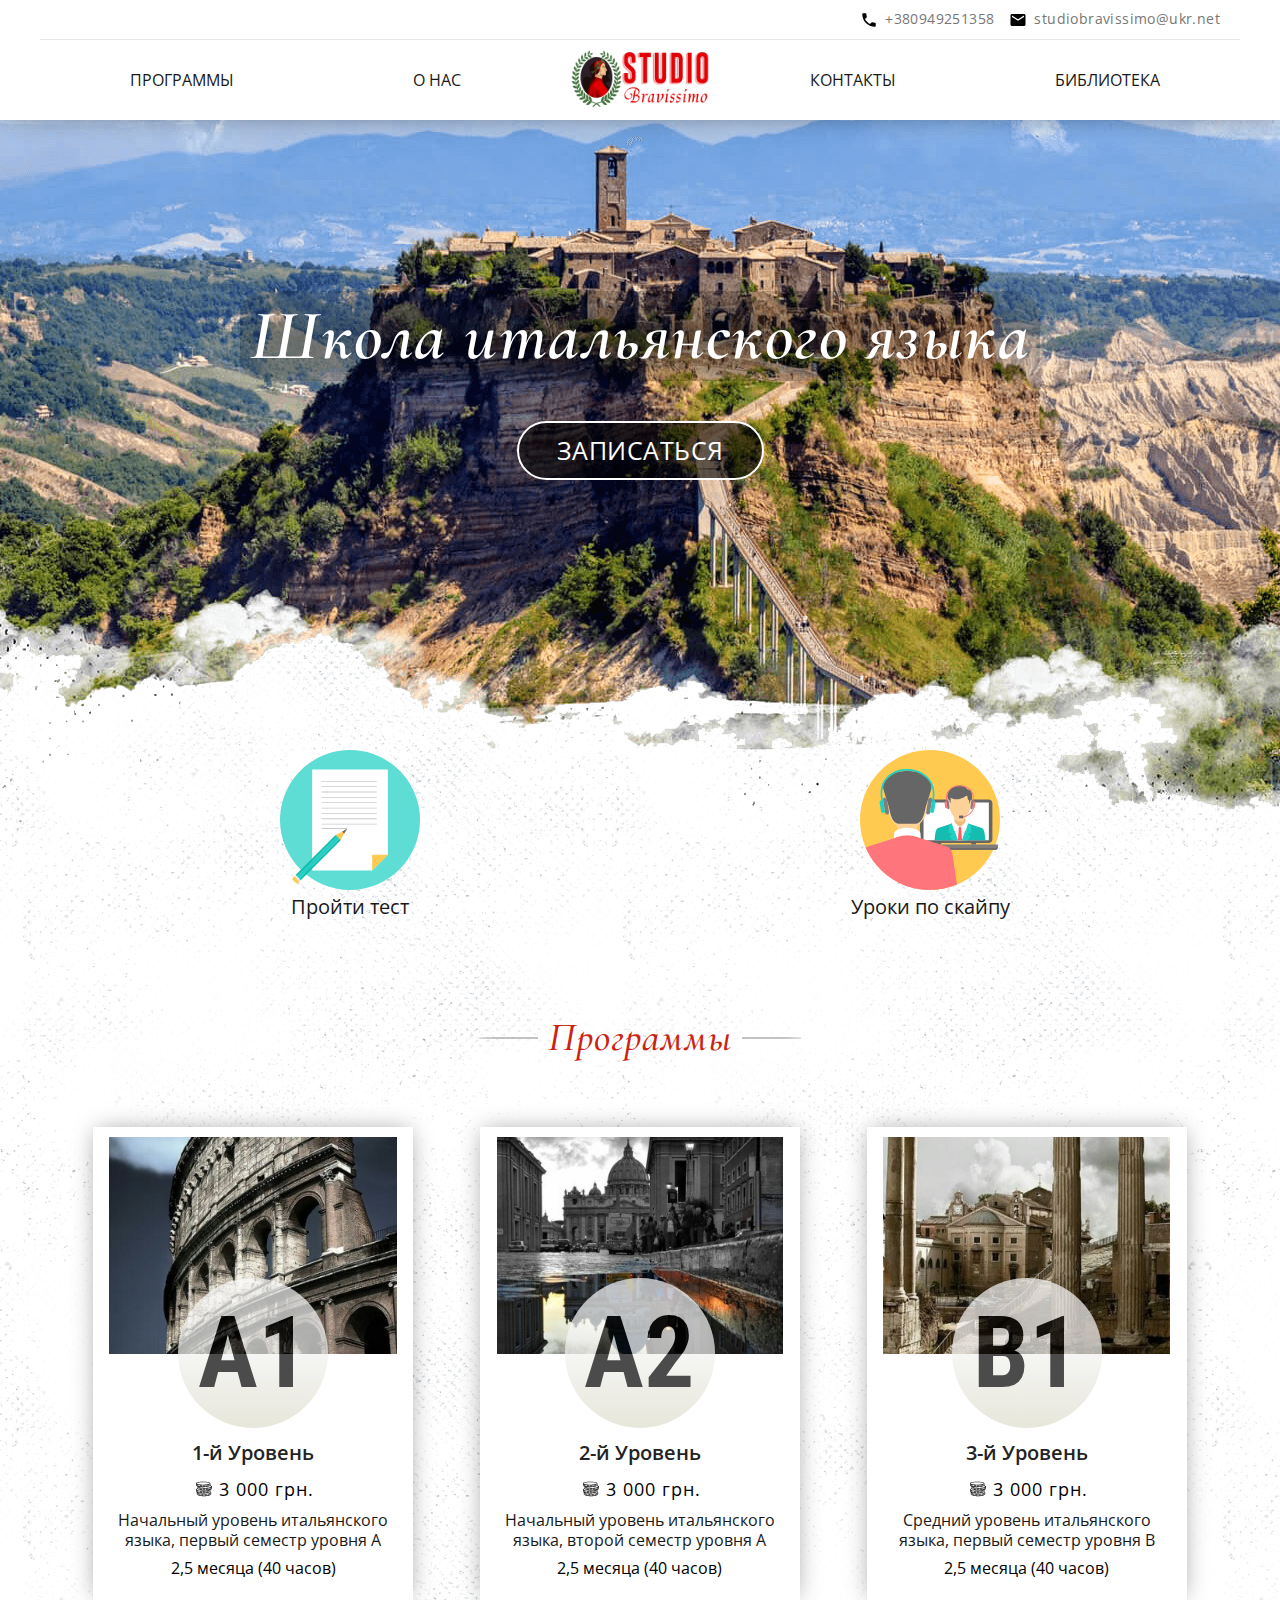
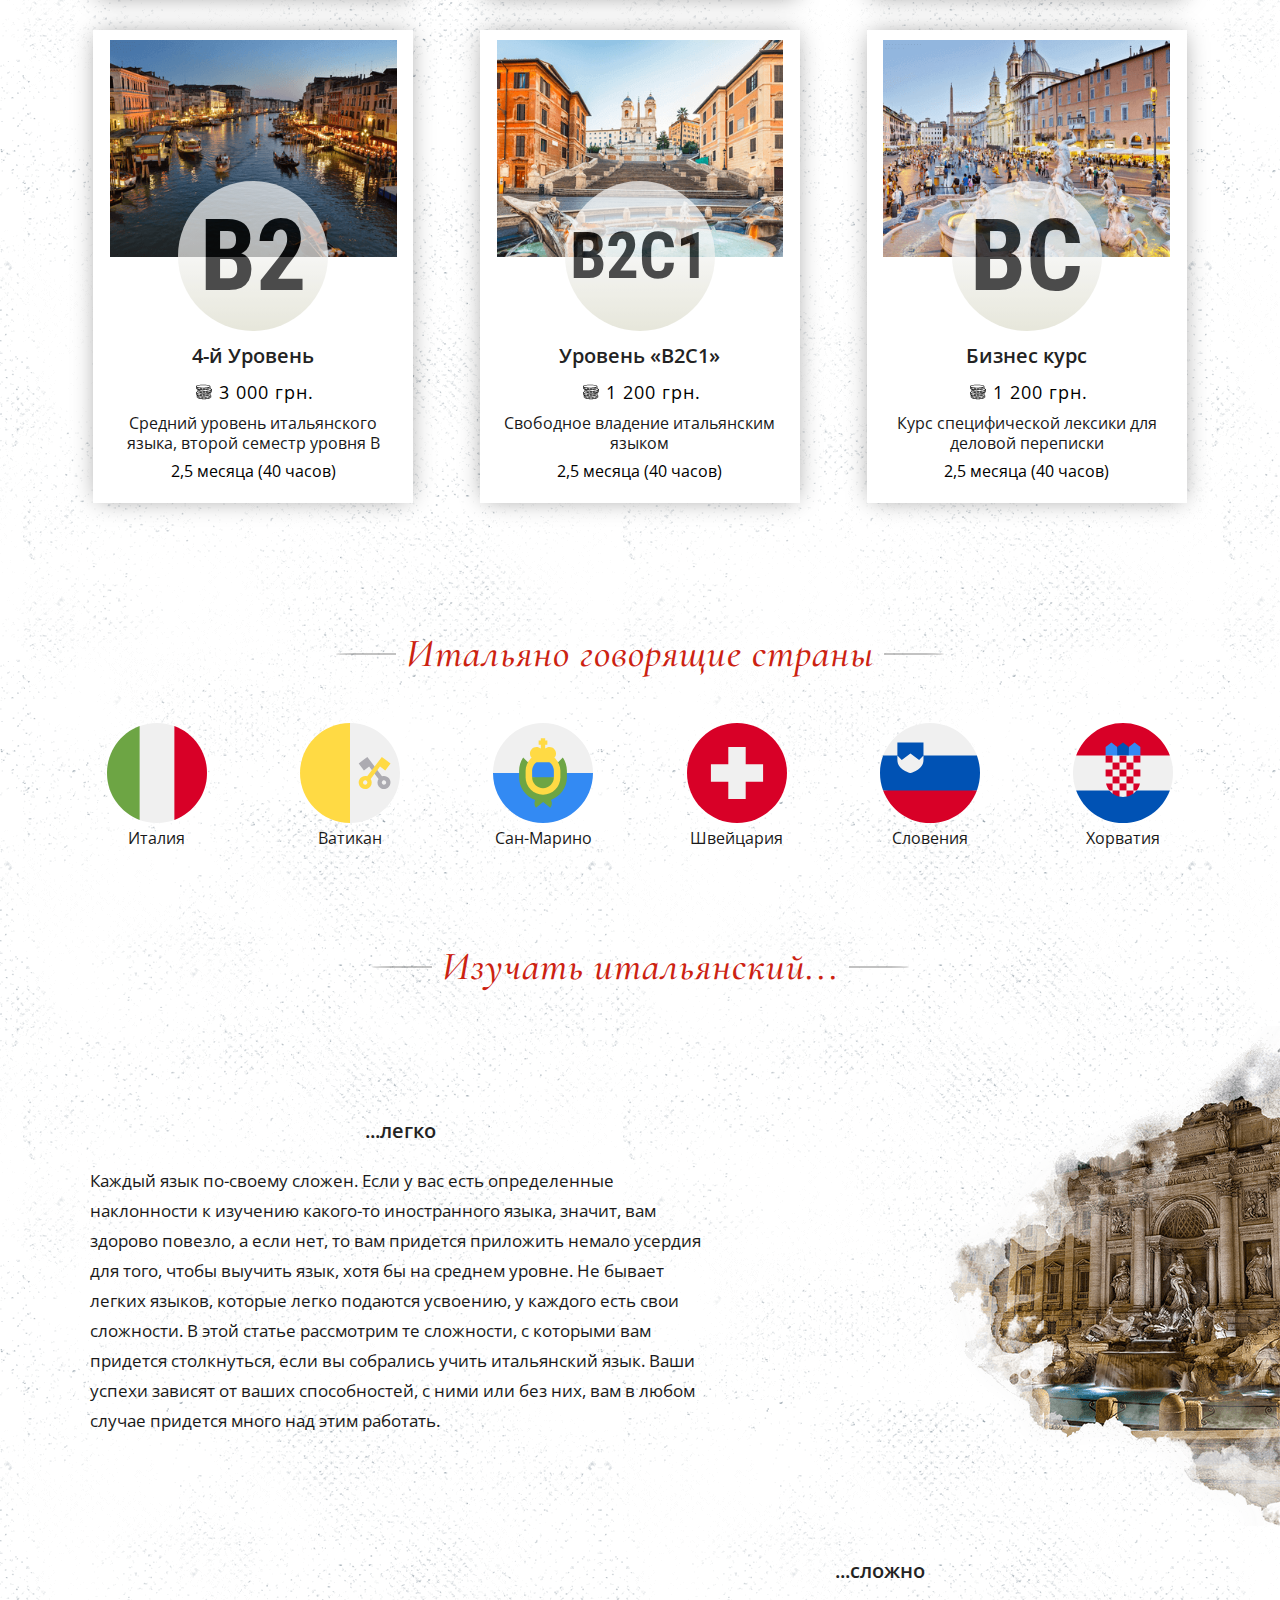
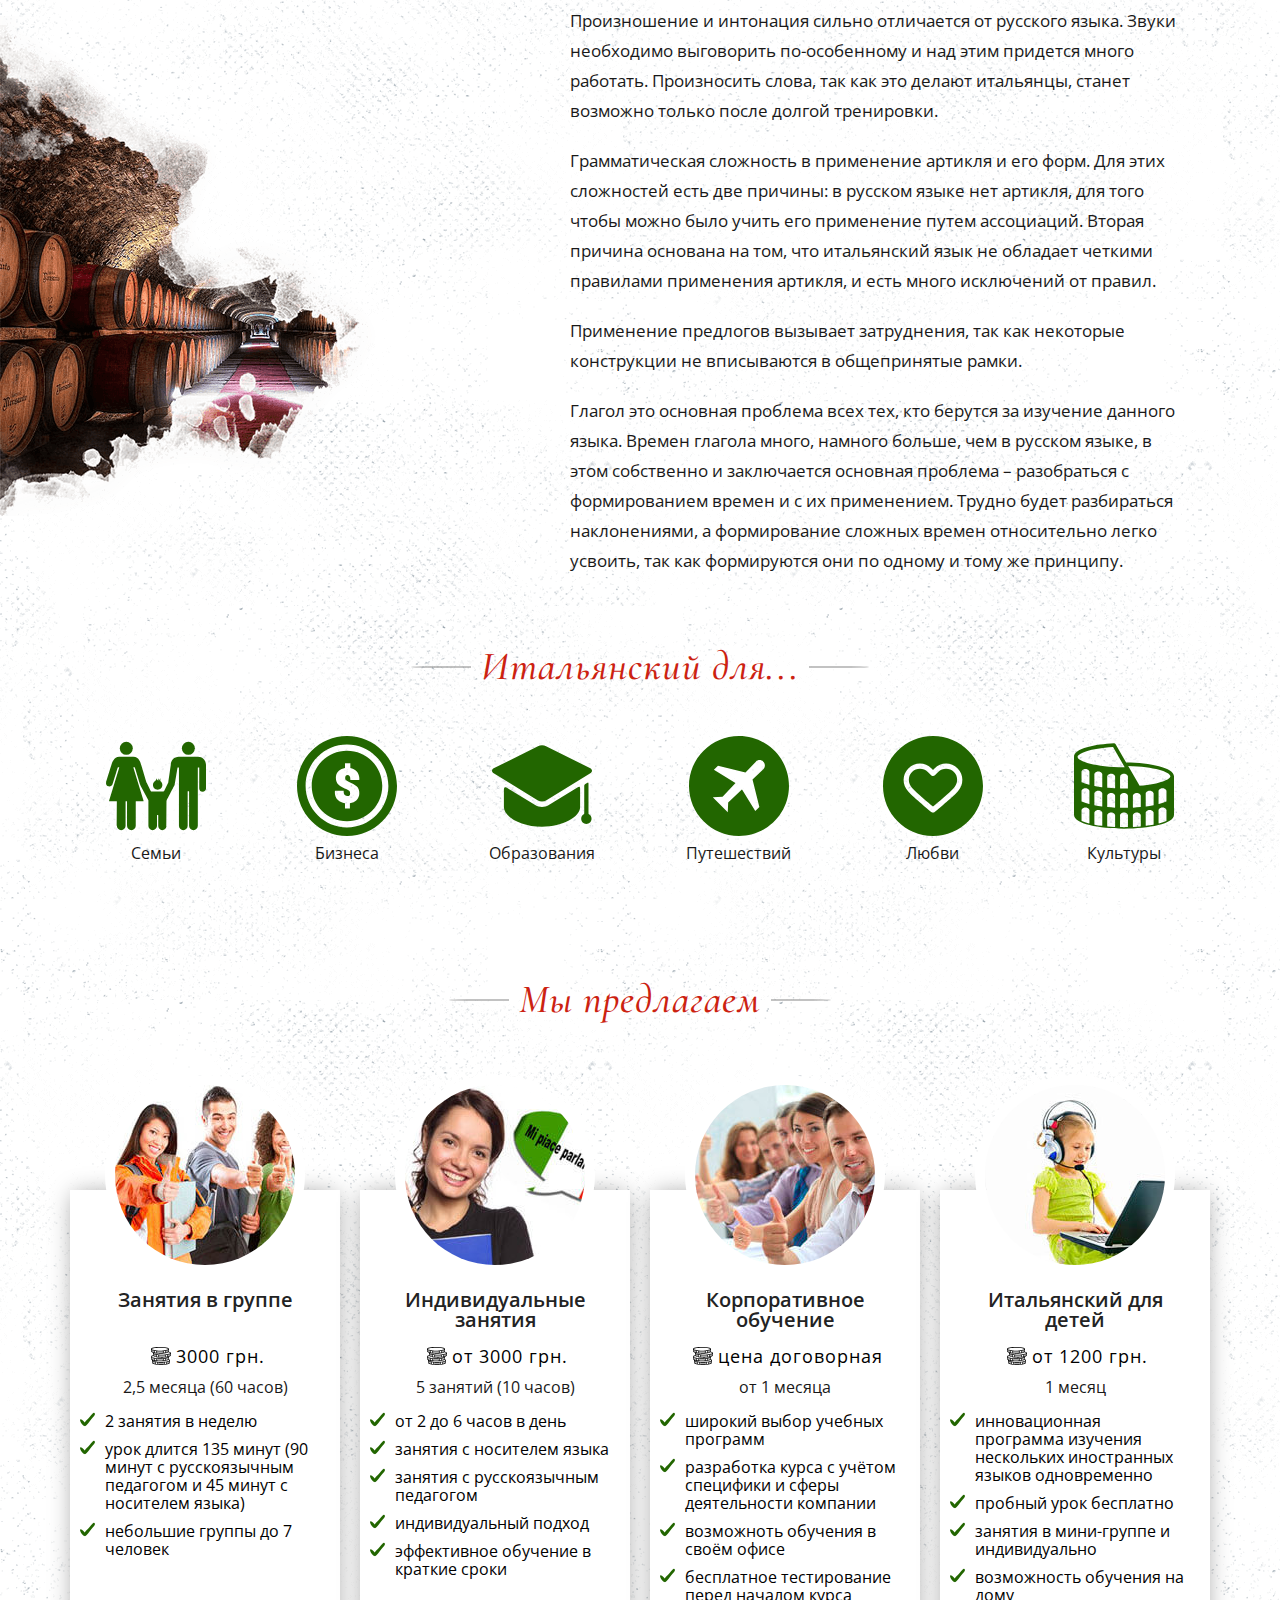
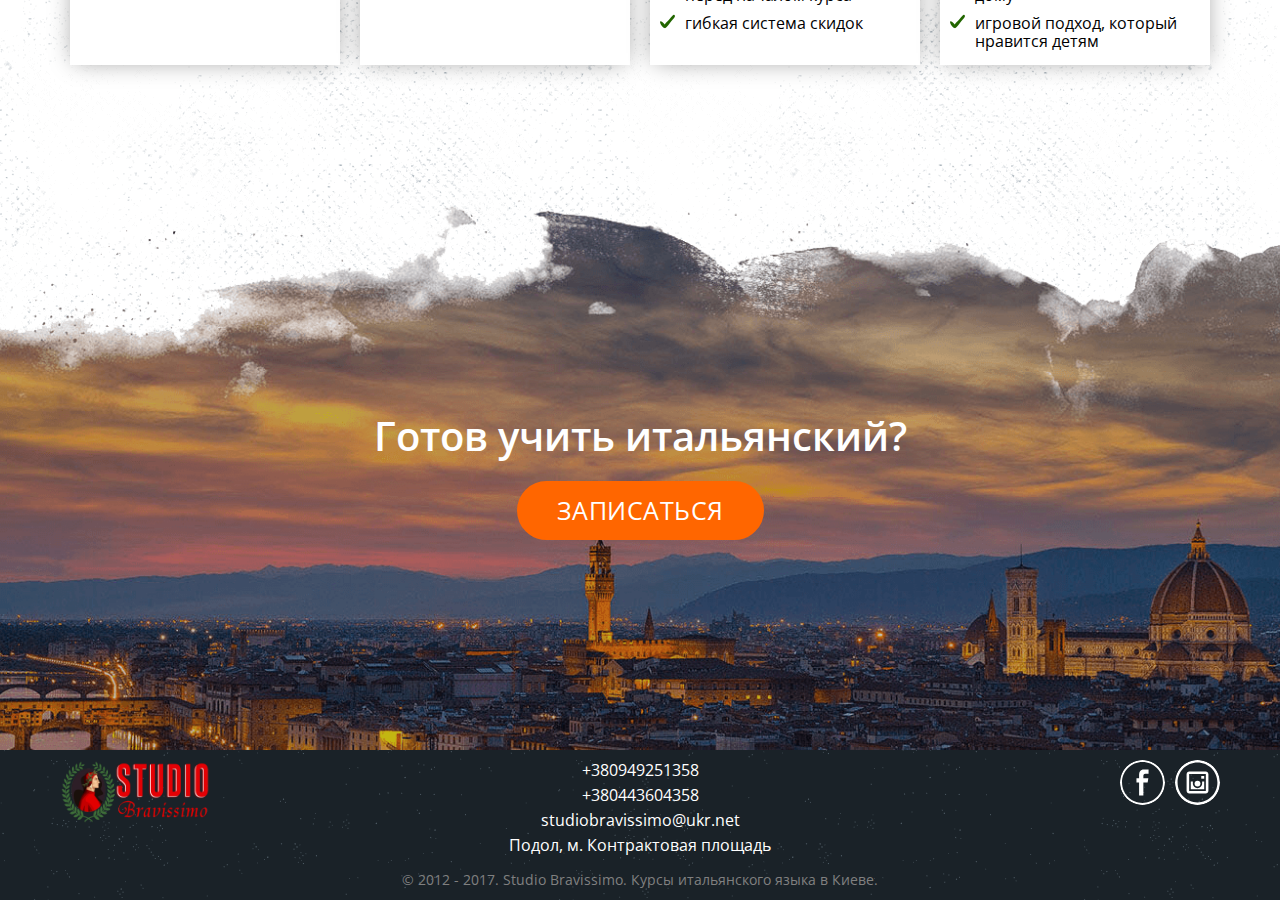
<file: index.html>
<!DOCTYPE html>
<html lang="ru">

<head>
	<meta charset="UTF-8">
	<link rel="shortcut icon" href="img/logo1.png" type="image/x-icon">
	<meta name="viewport" content="width=device-width, initial-scale=1.0, maximum-scale=1.0, user-scalable=no">
	<title>Bravissimo Studio</title>
	<link rel="stylesheet" type="text/css" href="css/main.css">
</head>

<body>
<!-- //header// -->
<header class="header wrapper">
	<div class="header_wrapper-1">
		<div class="header_contacts wrapper">
			<a class="header_contacts-num1" href="tel:+380949251358">+380949251358</a>
			<a class="header_contacts-email" href="mailto:studiobravissimo@ukr.net">studiobravissimo@ukr.net</a>
		</div>
		<div class="header_menu-wrapper wrapper">
			<nav class="header_menu-desktop">
				<ul class="header_menu">
					<li>
						<a href="programs.html">Программы</a>
					</li>
					<li>
						<a href="about-us.html">О нас</a>
					</li>
				</ul>
				<div class="header_logo-allways">
					<a class="header_logo-wrapper" href="index.html"><img class="header_logo" src="img/logo-1.png"></a>
					<li class="header_menumobile-only">
						<div class="hamburger-icon" id="button_menu">
							<button class="hamburger-icon-btn">
								<span class="span_hamburger"></span>
							</button>
						</div>
					</li>
				</div>
				<ul class="header_menu">
					<li>
						<a href="contacts.html">Контакты</a>
					</li>
					<li>
						<a href="library.html">Библиотека</a>
					</li>
				</ul>
			</nav>
		</div>
	</div>
</header>
<!-- //end of header// -->

<!-- //italian picture// -->
<section class="bg_wrapper margin-bottom">
	<div class="section_first-img">
		<h1 class="section1_italy">Школа итальянского языка</h1>
		<button class="button popup">записаться</button>
	</div>
	<!-- MODAL WINDOW -->
	<div class="modal_wrap" id="modal_form">
	<form>
		<span id="modal_close"><img src="img/test-wrong.svg"></span>
		<input class="name" type="text" name="Имя" placeholder="Имя" >
		<input class="tel" type="tel" name="tel" placeholder="Телефон" required>
		<input class="email" type="email" name="email" placeholder="E-mail">
		<textarea type="text" name="comment" placeholder="Ваши комментарии"></textarea>
		<input class="modal_submit" type="submit" value="Записаться">
	</form>
	<!-- END OF MODAL WINDOW -->
	<!-- THANKYOU WINDOW -->
	<div class="thankyou modal_hidden">
	<!--         <span class="thankyou_close" "><img src="img/test-wrong.svg"></span> -->
		<h2>Спасибо!</h2>
		<p class="thankyou_p">Ваша заявка приянта.</p>
		<p class="thankyou_p">Мы с Вами свяжемся в ближайшее время!</p>
		<button class="thankyou_btn" name="button" value="OK" type="button">OK</button>
	</div>
	</div>
	<div id="overlay"></div>
	<!-- END OF THANKYOU WINDOW -->

</section>
<!-- //end of italian picture// -->


<!-- //test & skype// -->
<section class="wrapper margin-bottom">
	<div class="tech_wrapper">
		<a href="test.html" class="tech">
			<img class="tech_img" src="img/writing.svg">
			<p class="tech_button">Пройти тест</p>

		</a>
		<a href="skype_lessons.html" class="tech">
			<img class="tech_img" src="img/video-chat.svg">
			<p class="tech_text">Уроки по скайпу</p>

		</a>
	</div>
</section>
<!-- //end of test & skype// -->


<!-- //programs section// -->
<section class="wrapper margin-bottom">
	<h2 class="programs_h2">Программы</h2>
	<div class="programs_wrapper">

		<a class="program-single" href="programs.html#programs_a1">
			<img class="program-single_img" src="img/prog_single_01.jpg">
			<div class="program-single_about">
				<div class="program-single_circle">A1</div>
				<h3 class="program-single_h3">1-й Уровень</h3>
				<h4 class="program-single_price">3 000 грн.</h4>
				<p class="program-single_desc">Начальный уровень итальянского языка, первый семестр уровня А</p>
				<span class="program-single_time">2,5 месяца (40 часов)</span>
			</div>
		</a>

		<a class="program-single" href="programs.html#programs_a2">
			<img class="program-single_img" src="img/prog_single_02.jpg">
			<div class="program-single_about">
				<div class="program-single_circle">A2</div>
				<h3 class="program-single_h3">2-й Уровень</h3>
				<h4 class="program-single_price">3 000 грн.</h4>
				<p class="program-single_desc">Начальный уровень итальянского языка, второй семестр уровня А</p>
				<span class="program-single_time">2,5 месяца (40 часов)</span>
			</div>
		</a>

		<a class="program-single" href="programs.html#programs_b1">
			<img class="program-single_img" src="img/prog_single_03.jpg">
			<div class="program-single_about">
				<div class="program-single_circle">B1</div>
				<h3 class="program-single_h3">3-й Уровень</h3>
				<h4 class="program-single_price">3 000 грн.</h4>
				<p class="program-single_desc">Средний уровень итальянского языка, первый семестр уровня В</p>
				<span class="program-single_time">2,5 месяца (40 часов)</span>
			</div>
		</a>

		<a class="program-single" href="programs.html#programs_b2">
			<img class="program-single_img" src="img/prog_single_04.png">
			<div class="program-single_about">
				<div class="program-single_circle">B2</div>
				<h3 class="program-single_h3">4-й Уровень</h3>
				<h4 class="program-single_price">3 000 грн.</h4>
				<p class="program-single_desc">Средний уровень итальянского языка, второй семестр уровня В</p>
				<span class="program-single_time">2,5 месяца (40 часов)</span>
			</div>
		</a>

		<a class="program-single" href="programs.html#programs_b2c1">
			<img class="program-single_img" src="img/prog_single_05.png">
			<div class="program-single_about">
				<div class="program-single_circle_small">B2C1</div>
				<h3 class="program-single_h3">Уровень &#171;B2C1&#187;</h3>
				<h4 class="program-single_price">1 200 грн.</h4>
				<p class="program-single_desc">Свободное владение итальянским языком</p>
				<span class="program-single_time">2,5 месяца (40 часов)</span>
			</div>
		</a>

		<a class="program-single" href="programs.html#programs_business">
			<img class="program-single_img" src="img/prog_single_06.png">
			<div class="program-single_about">
				<div class="program-single_circle">BC</div>
				<h3 class="program-single_h3">Бизнес курс</h3>
				<h4 class="program-single_price">1 200 грн.</h4>
				<p class="program-single_desc">Курс специфической лексики для деловой переписки</p>
				<span class="program-single_time">2,5 месяца (40 часов)</span>
			</div>
		</a>
	</div>
	</section>

<!-- //end of programs section// -->


<!-- //section flags// -->
<section class="margin-bottom">
	<div class="section_wrapper-flag">
		<h2>Итальяно говорящие страны</h2>
		<div class="wrapper">
			<div class="flags_wrapper">
				<div class="flag_wrpapper">
					<img class="section-flag" src="img/italy.svg">
					<span>Италия</span>

				</div>
				<div class="flag_wrpapper">
					<img class="section-flag" src="img/vatican-city.svg">
					<span>Ватикан</span>

				</div>
				<div class="flag_wrpapper">
					<img class="section-flag" src="img/san-marino.svg">
					<span>Сан-Марино</span>

				</div>
				<div class="flag_wrpapper">
					<img class="section-flag" src="img/switzerland.svg">
					<span>Швейцария</span>

				</div>
				<div class="flag_wrpapper">
					<img class="section-flag" src="img/slovenia.svg">
					<span>Словения</span>

				</div>
				<div class="flag_wrpapper">
					<img class="section-flag" src="img/croatia.svg">
					<span>Хорватия</span>

				</div>
			</div>
		</div>

	</div>
</section>
<!-- //end of section flags// -->


<!-- //learning section// -->
<section>
	<h2 class="learning_h2">Изучать итальянский...</h2>
	<div class="learning_wrapper-big_right">
		<div class="learning_wrapper-small_01">
			<div class="learning_text_left">
				<h3 class="learning_h3">...легко</h3>
				<p>Каждый язык по-своему сложен. Если у вас есть определенные наклонности к изучению какого-то иностранного языка, значит, вам здорово повезло, а если нет, то вам придется приложить немало усердия для того, чтобы выучить язык, хотя бы на среднем уровне. Не бывает легких языков, которые легко подаются усвоению, у каждого есть свои сложности. В этой статье рассмотрим те сложности, с которыми вам придется столкнуться, если вы собрались учить итальянский язык. Ваши успехи зависят от ваших способностей, с ними или без них, вам в любом случае придется много над этим работать.</p>
			</div>
		</div>
	</div>
	<div class="learning_wrapper-big_left">
		<div class="learning_wrapper-small_02">
			<div class="learning_text_right">
				<h3 class="learning_h3">...сложно</h3>
				<p>Произношение и интонация сильно отличается от русского языка. Звуки необходимо выговорить по-особенному и над этим придется много работать. Произносить слова, так как это делают итальянцы, станет возможно только после долгой тренировки.</p>
				<p>Грамматическая сложность в применение артикля и его форм. Для этих сложностей есть две причины: в русском языке нет артикля, для того чтобы можно было учить его применение путем ассоциаций. Вторая причина основана на том, что итальянский язык не обладает четкими правилами применения артикля, и есть много исключений от правил.</p>
				<p>Применение предлогов вызывает затруднения, так как некоторые конструкции не вписываются в общепринятые рамки.</p>
				<p>Глагол это основная проблема всех тех, кто берутся за изучение данного языка. Времен глагола много, намного больше, чем в русском языке, в этом собственно и заключается основная проблема – разобраться с формированием времен и с их применением. Трудно будет разбираться наклонениями, а формирование сложных времен относительно легко усвоить, так как формируются они по одному и тому же принципу.</p>
			</div>
		</div>
	</div>
</section>
<!-- //end of learning section// -->


<!-- //italian for// -->
<section class="wrapper margin-bottom">
	<div class="italian_wraper">
		<div class="italian_container">
			<div class="italian-for">
				<h2 class="italian_p">Итальянский для...</h2>
				<div class="italian-logs">
					<div class="italian_logo">
						<img class="italian_logo-single" src="img/family.svg" alt="family">
						<p class="italian_icon-text">Семьи</p>
					</div>
					<div class="italian_logo">
						<img class="italian_logo-single" src="img/money.svg" alt="business">
						<p class="italian_icon-text">Бизнеса</p>
					</div>
					<div class="italian_logo">
						<img class="italian_logo-single" src="img/college-graduation.svg" alt="exam">
						<p class="italian_icon-text">Образования</p>
					</div>
					<div class="italian_logo">
						<img class="italian_logo-single" src="img/airplane.svg" alt="travel">
						<p class="italian_icon-text">Путешествий</p>
					</div>
					<div class="italian_logo">
						<img class="italian_logo-single" src="img/heart (1).svg" alt="relocation">
						<p class="italian_icon-text">Любви</p>
					</div>
					<div class="italian_logo">
						<img class="italian_logo-single" src="img/roman-coliseum.svg" alt="professionals">
						<p class="italian_icon-text">Культуры</p>
					</div>
				</div>  
			</div>
		</div>
	</div>
</section>
<!-- //end of italian for// -->


<!-- //education types// -->
<section class="education-types wrapper">
	<h2 class="education-types-title">Мы предлагаем</h2>
	<div class="education-types-container">
		<div class="education-types_flex">
			<div class="education-type_single">
				<div class="education-type-bg">
					<img src="img/group.jpg" alt="Групповые занятия">
				</div>
				<h3 class="education-type-title">Занятия в группе</h3>
				<h4 class="education-type-price">3000 грн.</h4>
				<p class="education-type-duration">2,5 месяца (60 часов) </p>
				<ul class="education-type-benefits">
					<li>2 занятия в неделю</li>
					<li>урок длится 135 минут (90 минут с русскоязычным педагогом и 45 минут с носителем языка)</li>
					<li>небольшие группы до 7 человек</li>
					
				</ul>
			</div>
			<div class="education-type_single">
				<div class="education-type-bg">
					<img src="img/indiv.jpg" alt="Индивидульаные занятия">
				</div>
				<h3 class="education-type-title">Индивидуальные занятия</h3>
				<h4 class="education-type-price">от 3000 грн.</h4>
				<p class="education-type-duration">5 занятий (10 часов) </p>
				<ul class="education-type-benefits">
					<li>от 2 до 6 часов в день</li>
					<li>занятия с носителем языка</li>
					<li>занятия с русскоязычным педагогом</li>
					<li>индивидуальный подход</li>
					<li>эффективное обучение в краткие сроки</li>
				</ul>
			</div>
	</div>
	<div class="education-types_flex">
			<div class="education-type_single">
				<div class="education-type-bg">
					<img src="img/corp.jpg" alt="Корпоративные занятия">
				</div>
				<h3 class="education-type-title">Корпоративное обучение</h3>
				<h4 class="education-type-price">цена договорная</h4>
				<p class="education-type-duration">от 1 месяца</p>
				<ul class="education-type-benefits">
					<li>широкий выбор учебных программ</li>
					<li>разработка курса с учётом специфики и сферы деятельности компании</li>
					<li>возможноть обучения в своём офисе</li>
					<li>бесплатное тестирование перед началом курса</li>
					<li>гибкая система скидок</li>
				</ul>
			</div>
			<div class="education-type_single">
				<div class="education-type-bg">
					<img src="img/child.jpg" alt="Детские занятия">
				</div>
				<h3 class="education-type-title">Итальянский для детей</h3>
				<h4 class="education-type-price">от 1200 грн.</h4>
				<p class="education-type-duration">1 месяц</p>
				<ul class="education-type-benefits">
					<li>инновационная программа изучения нескольких иностранных языков одновременно</li>
					<li>пробный урок бесплатно</li>
					<li>занятия в мини-группе и индивидуально</li>
					<li>возможность обучения на дому</li>
					<li>игровой подход, который нравится детям</li>
				</ul>
			</div>
	</div>
</section>
<!-- //end of education types// -->


<!-- //beautiful picture at bottom// -->
<section class="bg_wrapper">
	<div class="sectionlust">
		<h3 class="sectionlust_text">Готов учить итальянский?</h3>
		<button class="sectionlust_button popup">записаться</button>
	</div>
</section>
<!-- //end of beautiful picture at bottom// -->


<!-- //footer// -->
<footer class="wraper">
	<div class="footer_content wrapper">
			<div class="footer_icons-wraper">
				<a href="https://www.facebook.com/studiobravissimo/" target="blank" class="footer_facebook-icons"></a>
				<a href="https://www.instagram.com/studiobravissimo/" target="_blank" class="footer_instagram-icons"></a>
			</div>
			<div class="footer_contacts">
				<div class="footer_wraper-contacts">
						<p><a href="tel:+380949251358" class="footer_phone-number">+380949251358</a></p>
						<p><a href="tel:+380443604358" class="footer_phone-number">+380443604358</a></p>
						<p><a href="mailto:studiobravissimo@ukr.net" class="footer_email">studiobravissimo@ukr.net</a></p>
						<p><a href="contacts.html" class="footer_addres">Подол, м. Контрактовая площадь</a></p>
					</div>
				</div>
				<div class="footer_logo">
					<a href="index.html"><img src="img/logo-1.png" alt="Bravissimo Studio" class="footer_links-logo"></a>
				</div>
			</div>
			<p class="footer_copywrite">© 2012 - 2017. Studio Bravissimo. Курсы итальянского языка в Киеве.</p>
</footer>
<!-- //end of footer// -->

<script src="js/jquery.min.js"></script>
<script type="text/javascript" src="js/main.js"></script>
</body>
</html>
</file>
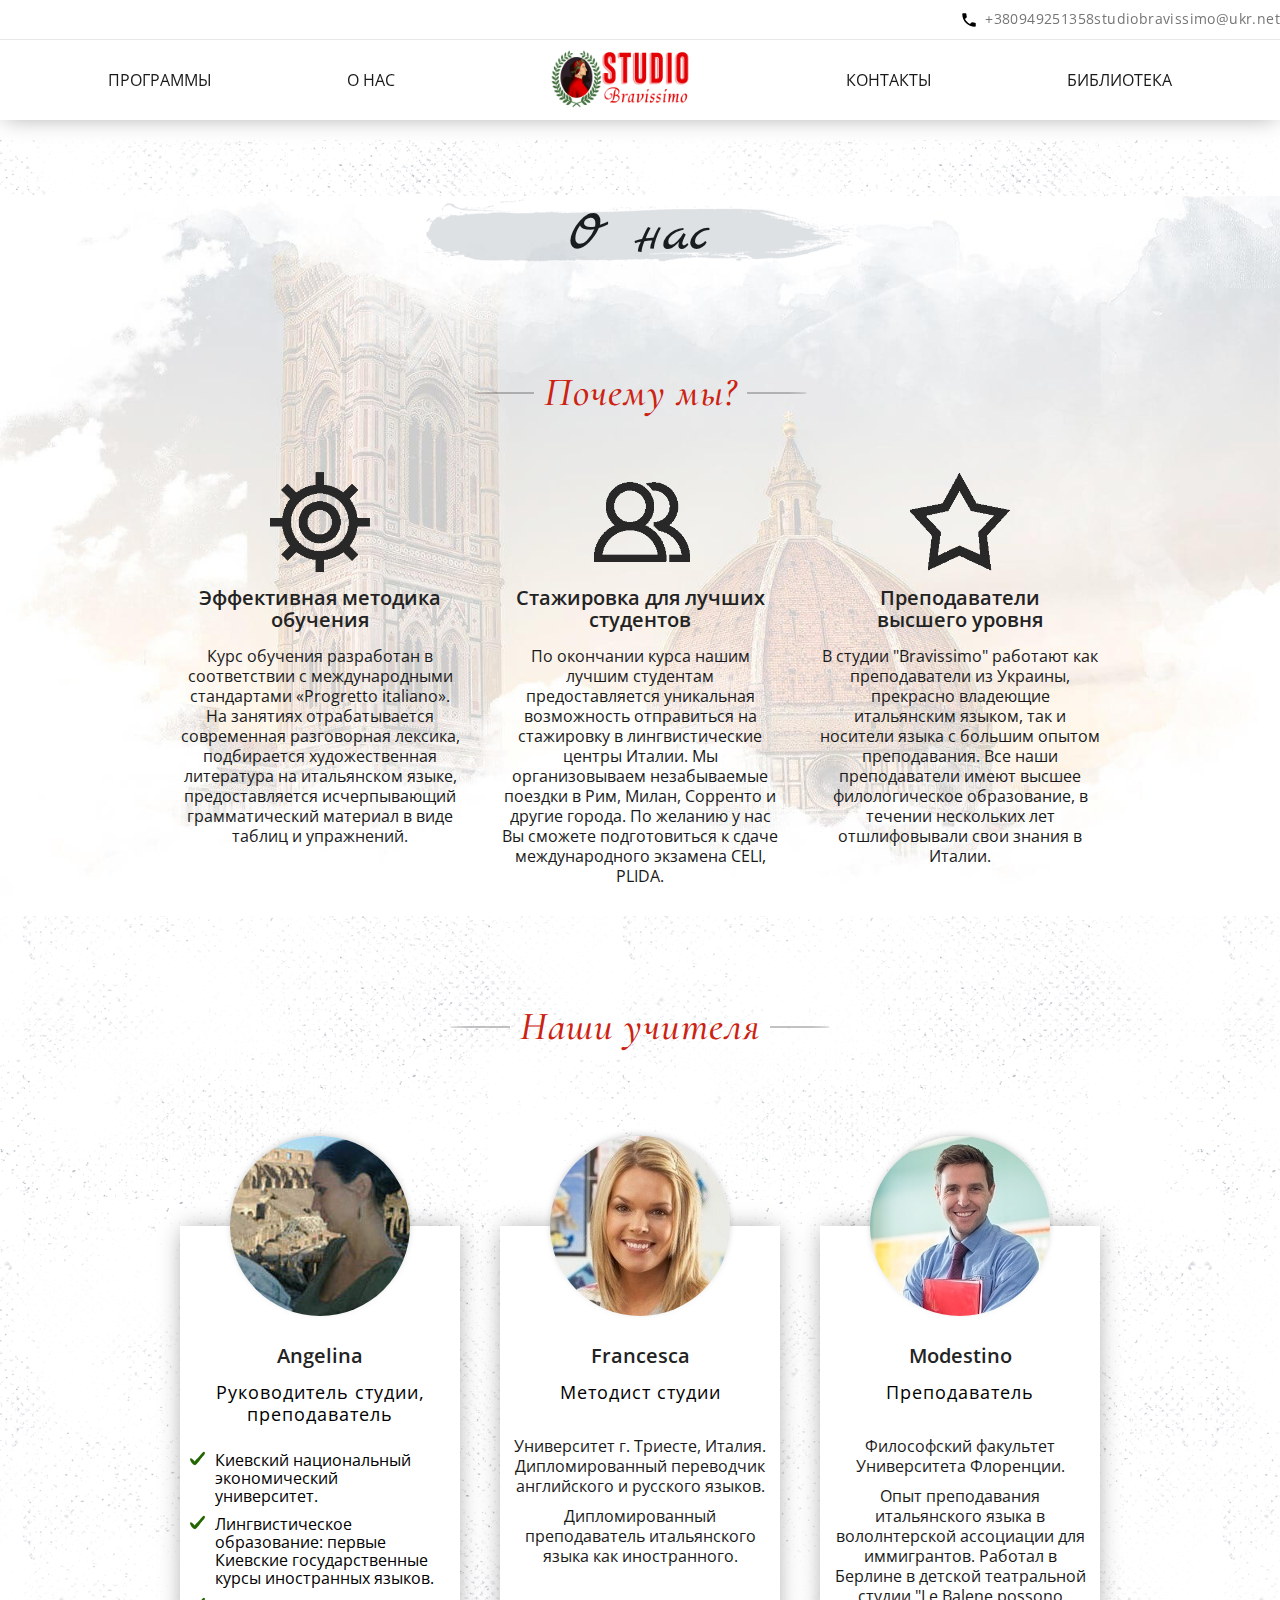
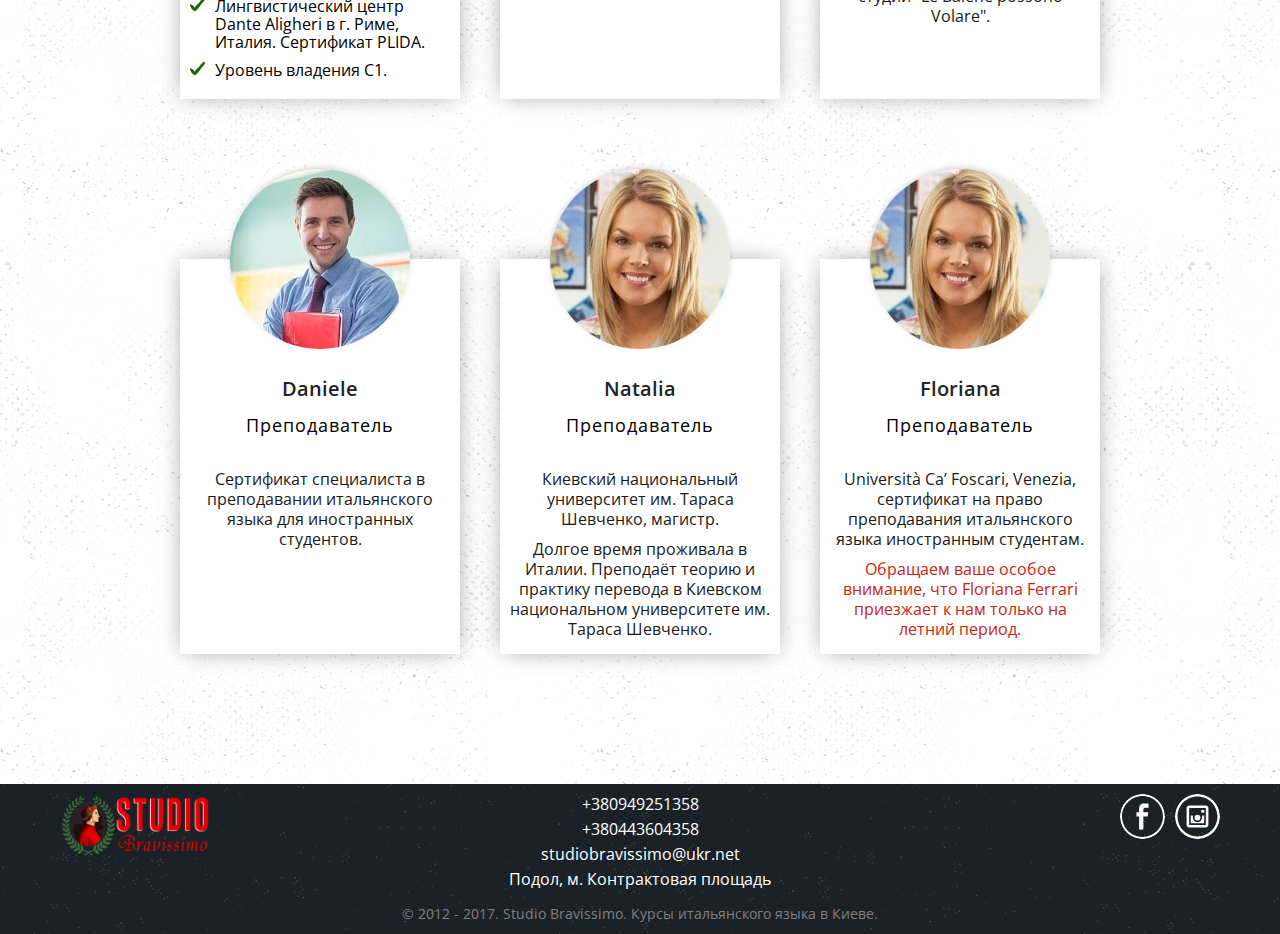
<file: about-us.html>
<!DOCTYPE html>
<html lang="en">
<head>
    <meta charset="UTF-8">
    <link rel="shortcut icon" href="img/logo1.png" type="image/x-icon">
    <meta name="viewport" content="width=device-width, initial-scale=1.0, maximum-scale=1.0, user-scalable=no">
    <title>О нас</title>
    <link rel="stylesheet" href="css/main.css">
</head>
<body>

<!-- //header// -->

<header class="header">
    <div class="header_wrapper-1">
        <div class="header_contacts">
            <a class="header_contacts-num1" href="tel:+380949251358">+380949251358</a>
            <a class="header_contacts-num2" href="mailto:studiobravissimo@ukr.net">studiobravissimo@ukr.net</a>
        </div>
        <div class="header_menu-wrapper wrapper">
            <nav class="header_menu-mobile" style="display: none">
                <ul class="header_menumobile-wrpapper">
                    <li><a href="programs.html">Программы</a></li>
                    <li><a href="about-us.html">о нас</a></li>
                    <li><a href="contacts.html">контакты</a></li>
                    <li><a href="library.html">библиотека</a></li>
                    <li>
                        <div class="phantom"></div>
                    </li>
                </ul>
            </nav>
            <nav class="header_menu-desktop">
                <ul class="header_menu">
                    <li class="header_menu-element"><a href="programs.html">
                        <span class="header_menu-link">Программы</span>
                    </a></li>
                    <li class="header_menu-element"><a href="about-us.html">
                        <span class="header_menu-link">О нас</span>
                    </a></li>
                    <li class="header_logo-allways">
                        <a class="header_logo-wrapper" href="index.html"><img class="header_logo" src="img/logo-1.png"></a>
                    </li>
                    <li class="header_menu-element"><a href="contacts.html">
                        <span class="header_menu-link">контакты</span>
                    </a></li>
                    <li class="header_menu-element"><a href="library.html">
                        <span class="header_menu-link">Библиотека</span>
                    </a></li>
                    <li class="header_menumobile-only">
                        <div class="hamburger-icon" id="button_menu">
                            <button class="hamburger-icon-btn">
                                <span class="span_hamburger"></span>
                            </button>
                        </div>
                    </li>
                </ul>
            </nav>
        </div>
    </div>
</header>

<!-- //end of header// -->

<!-- //about us section//
    //why us// -->
<div class="about-us-bg">
    <h1>О нас</h1>
    <section class="why-us">
        <h2 class="why-us_title">Почему мы?</h2>
        <div class="benefits-container">
            <div class="benefits-methods">
                <h3 class="benefits_title">Эффективная методика обучения</h3>
                <p class="benefits_about">
                    Курс обучения разработан в соответствии с международными стандартами «Progretto italiano». На
                    занятиях отрабатывается современная разговорная лексика, подбирается художественная литература на
                    итальянском языке, предоставляется исчерпывающий грамматический материал в виде таблиц и упражнений.
                </p>
            </div>
            <div class="benefits-internship">
                <h3 class="benefits_title">Стажировка для лучших студентов</h3>
                <p class="benefits_about">
                    По окончании курса нашим лучшим студентам предоставляется уникальная возможность отправиться на
                    стажировку в лингвистические центры Италии. Мы организовываем незабываемые поездки в Рим, Милан,
                    Сорренто и другие города. По желанию у нас Вы cможете подготовиться к сдаче международного экзамена
                    CELI, PLIDA.
                </p>
            </div>
            <div class="benefits-best-trainers">
                <h3 class="benefits_title">Преподаватели высшего уровня</h3>
                <p class="benefits_about">
                    В студии "Bravissimo" работают как преподаватели из Украины, прекрасно владеющие итальянским языком,
                    так и носители языка с большим опытом преподавания. Все наши преподаватели имеют высшее
                    филологическое образование, в течении нескольких лет отшлифовывали свои знания в Италии.
                </p>
            </div>
        </div>
    </section>
</div>

<!-- //end of why us// -->

<!-- //our teachers// -->
<article>
    <section class="our-teachers">
        <h2 class="our-teachers_title">Наши учителя</h2>
        <div class="our-teachers-container">
            <div class="our-teachers_teacher">
                <div class="teacher_photo">
                    <img src="img/teacher5.jpg" alt="Angelina">
                </div>
                <div class="teacher_about">
                    <h3 class="teacher_about-name">Angelina</h3>
                    <h4 class="teacher_about-position">Руководитель студии, преподаватель</h4>
                    <div class="teacher_about-education">
                        <ul>
                            <li>Киевский национальный экономический
                        университет.
                            </li> 
                            <li>Лингвистическое образование: первые Киевские государственные курсы иностранных языков. 
                            </li>
                            <li>Лингвистический центр Dante Aligheri в г. Риме, Италия. Сертификат PLIDA.
                            </li> 
                            <li>Уровень владения С1.
                            </li>
                        </ul>
                    </div>
                    <!-- <p class="teacher_about-additional"></p> -->
                </div>
            </div>
            <div class="our-teachers_teacher">
                <div class="teacher_photo">
                    <img src="img/newteacher.jpg" alt="Francesca">
                </div>
                <div class="teacher_about">
                    <h3 class="teacher_about-name">Francesca</h3>
                    <h4 class="teacher_about-position">Методист студии</h4>
                    <p class="teacher_about-education"><!-- <u>Образование</u>:  -->Университет г. Триесте, Италия.
                        Дипломированный переводчик английского и русского языков.</p>
                    <p class="teacher_about-additional">Дипломированный преподаватель итальянского языка как
                        иностранного.</p>
                </div>
            </div>
            <div class="our-teachers_teacher">
                <div class="teacher_photo">
                    <img src="img/newteacher2.jpg" alt="Modestino">
                </div>
                <div class="teacher_about">
                    <h3 class="teacher_about-name">Modestino</h3>
                    <h4 class="teacher_about-position">Преподаватель</h4>
                    <p class="teacher_about-education"><!-- <u>Образование</u>:  -->Философский факультет Университета Флоренции.
                    </p>
                    <p class="teacher_about-additional">Опыт преподавания итальянского языка в вололнтерской ассоциации
                        для иммигрантов. Работал в Берлине в детской театральной студии "Le Balene possono Volare".</p>
                </div>
            </div>
            <div class="our-teachers_teacher">
                <div class="teacher_photo">
                    <img src="img/newteacher2.jpg" alt="Daniele">
                </div>
                <div class="teacher_about">
                    <h3 class="teacher_about-name">Daniele</h3>
                    <h4 class="teacher_about-position">Преподаватель</h4>
                    <p class="teacher_about-education"><!-- <u>Образование</u>:  -->Сертификат специалиста в преподавании
                        итальянского языка для иностранных студентов.</p>
                    <p class="teacher_about-additional"></p>
                </div>
            </div>
            <div class="our-teachers_teacher">
                <div class="teacher_photo">
                    <img src="img/newteacher.jpg" alt="Natalia">
                </div>
                <div class="teacher_about">
                    <h3 class="teacher_about-name">Natalia</h3>
                    <h4 class="teacher_about-position">Преподаватель</h4>
                    <p class="teacher_about-education"><!-- <u>Образование</u>:  -->Киевский национальный университет им. Тараса
                        Шевченко, магистр.</p>
                    <p class="teacher_about-additional">Долгое время проживала в Италии. Преподаёт теорию и практику
                        перевода в Киевском национальном университете им. Тараса Шевченко.</p>
                </div>
            </div>
            <div class="our-teachers_teacher">
                <div class="teacher_photo">
                    <img src="img/newteacher.jpg" alt="Floriana">
                </div>
                <div class="teacher_about">
                    <h3 class="teacher_about-name">Floriana</h3>
                    <h4 class="teacher_about-position">Преподаватель</h4>
                    <p class="teacher_about-education"><!-- <u>Образование</u>:  -->Università Ca’ Foscari, Venezia, сертификат
                        на право преподавания итальянского языка иностранным студентам.</p>
                    <p class="teacher_about-additional warning">Обращаем ваше особое внимание, что Floriana Ferrari
                        приезжает к нам только на летний период.</p>
                </div>
            </div>

        </div>
    </section>
</article>

<!-- //end of our teachers// -->

<!-- //footer// -->
<footer class="wraper">
    <div class="footer_content wrapper">
            <div class="footer_icons-wraper">
                <a href="https://www.facebook.com/studiobravissimo/" target="blank" class="footer_facebook-icons"></a>
                <a href="https://www.instagram.com/studiobravissimo/" target="_blank" class="footer_instagram-icons"></a>
            </div>
            <div class="footer_contacts">
                <div class="footer_wraper-contacts">
                        <p><a href="tel:+380949251358" class="footer_phone-number">+380949251358</a></p>
                        <p><a href="tel:+380443604358" class="footer_phone-number">+380443604358</a></p>
                        <p><a href="mailto:studiobravissimo@ukr.net" class="footer_email">studiobravissimo@ukr.net</a></p>
                        <p><a href="contacts.html" class="footer_addres">Подол, м. Контрактовая площадь</a></p>
                    </div>
                </div>
                <div class="footer_logo">
                    <a href="index.html"><img src="img/logo-1.png" alt="Bravissimo Studio" class="footer_links-logo"></a>
                </div>
            </div>
            <p class="footer_copywrite">© 2012 - 2017. Studio Bravissimo. Курсы итальянского языка в Киеве.</p>
</footer>

<!-- //end of footer// -->

<script src="js/jquery.min.js"></script>
<script type="text/javascript" src="js/main.js"></script>
</body>
</html>
</file>
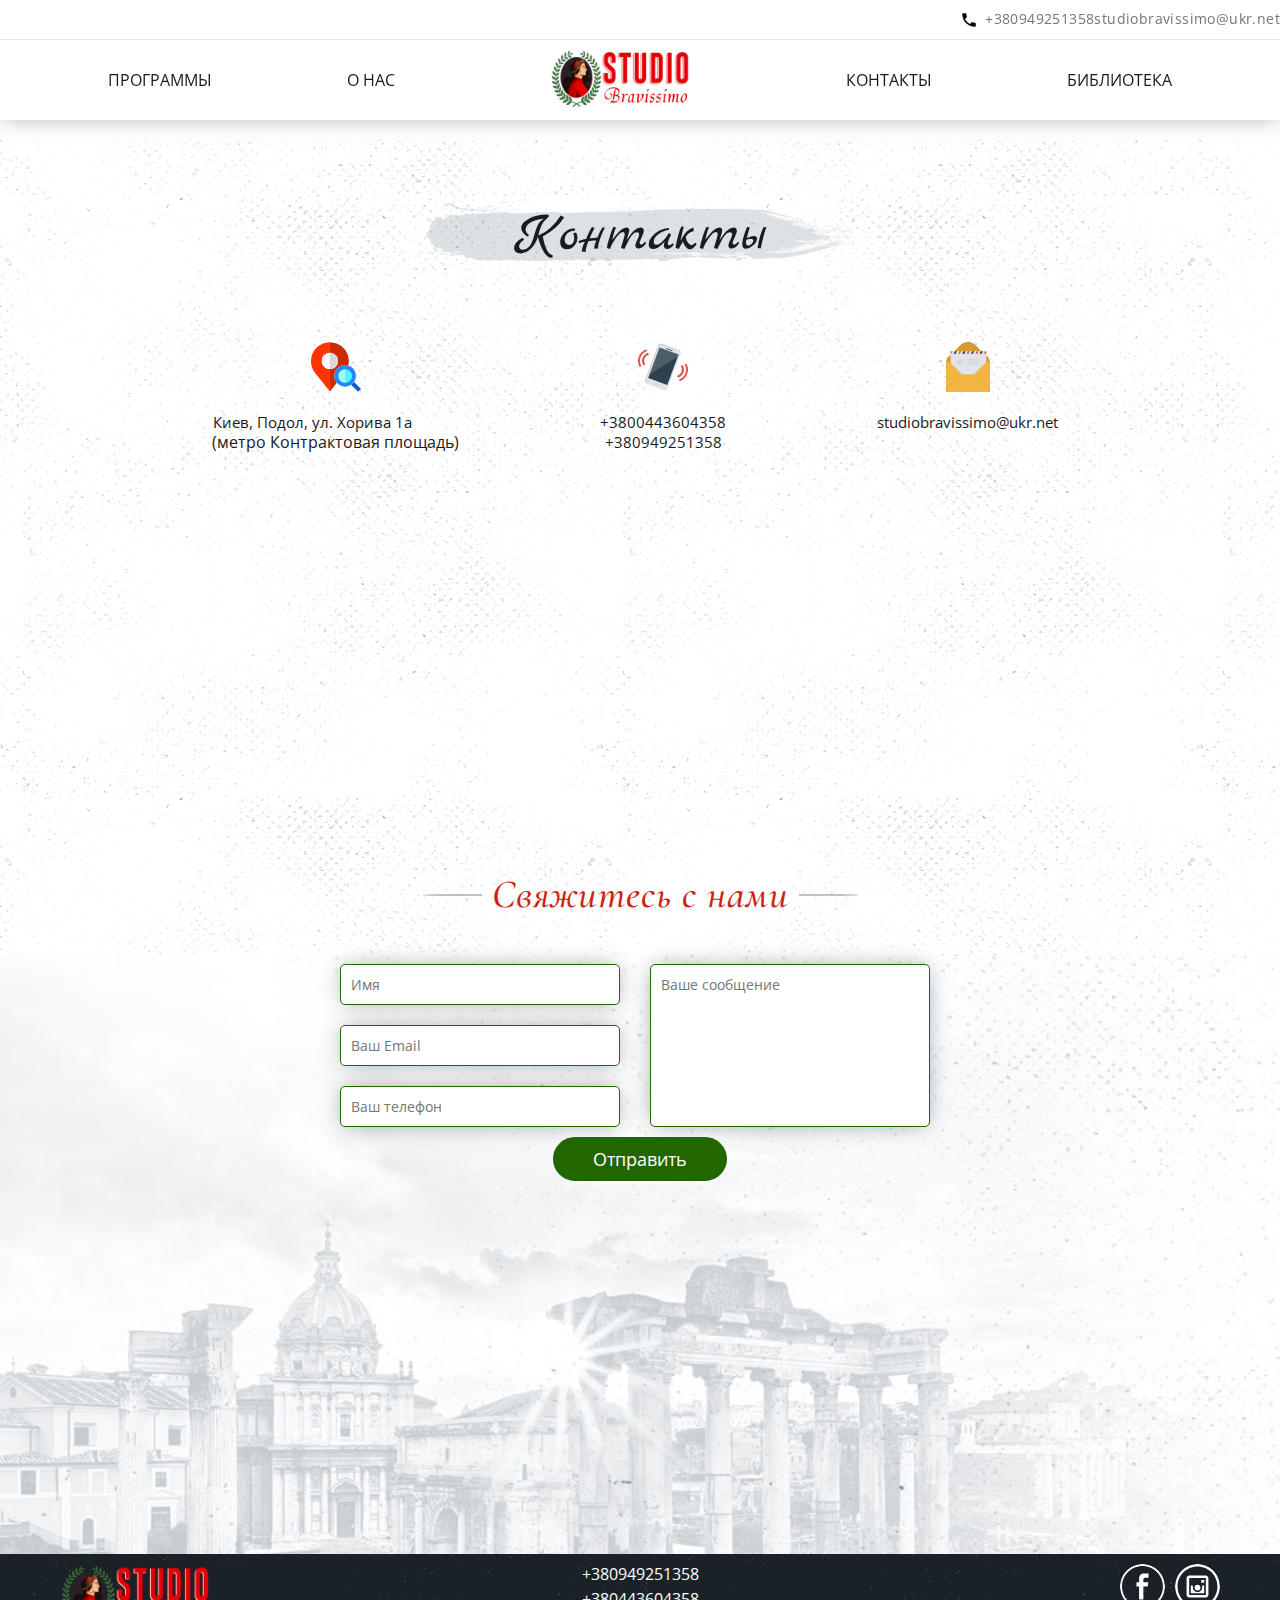
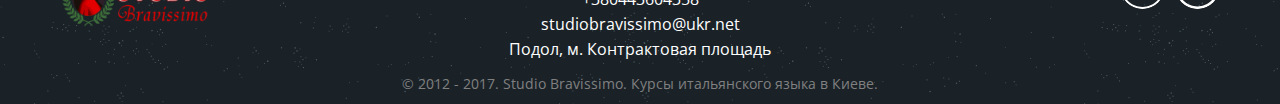
<file: contacts.html>
<!DOCTYPE html>
<html lang="en">
<head>
    <meta charset="UTF-8">
    <title>Контакты</title>
    <link rel="stylesheet" href="css/main.css">
    <link rel="shortcut icon" href="img/logo1.png" type="image/x-icon">
    <meta name="viewport" content="width=device-width, initial-scale=1.0, maximum-scale=1.0, user-scalable=no">
</head>
<body>

<!-- //header// -->

<header class="header">
    <div class="header_wrapper-1">
        <div class="header_contacts">
            <a class="header_contacts-num1" href="tel:+380949251358">+380949251358</a>
            <a class="header_contacts-num2" href="mailto:studiobravissimo@ukr.net">studiobravissimo@ukr.net</a>
        </div>
        <div class="header_menu-wrapper wrapper">
            <nav class="header_menu-mobile" style="display: none">
                <ul class="header_menumobile-wrpapper">
                    <li><a href="programs.html">Программы</a></li>
                    <li><a href="about-us.html">о нас</a></li>
                    <li><a href="contacts.html">контакты</a></li>
                    <li><a href="library.html">библиотека</a></li>
                    <li>
                        <div class="phantom"></div>
                    </li>
                </ul>
            </nav>
            <nav class="header_menu-desktop">
                <ul class="header_menu">
                    <li class="header_menu-element"><a href="programs.html">
                        <span class="header_menu-link">Программы</span>
                    </a></li>
                    <li class="header_menu-element"><a href="about-us.html">
                        <span class="header_menu-link">О нас</span>
                    </a></li>
                    <li class="header_logo-allways">
                        <a class="header_logo-wrapper" href="index.html"><img class="header_logo" src="img/logo-1.png"></a>
                    </li>
                    <li class="header_menu-element"><a href="contacts.html">
                        <span class="header_menu-link">контакты</span>
                    </a></li>
                    <li class="header_menu-element"><a href="library.html">
                        <span class="header_menu-link">Библиотека</span>
                    </a></li>
                    <li class="header_menumobile-only">
                        <div class="hamburger-icon" id="button_menu">
                            <button class="hamburger-icon-btn">
                                <span class="span_hamburger"></span>
                            </button>
                        </div>
                    </li>
                </ul>
            </nav>
        </div>
    </div>
</header>
<article>

    <div class="contact_wraper_bg">
        <div class="content_wrapper">

            <h1 class="contact_p">Контaкты</h1>

            <div class="contact_content">

                <div class="contact_address">
                    <img class="contact_logo" src="img/placeholder.svg">
                    <p class="contact_address-text">Киев, Подол, ул. Хорива 1а</p>
                    <p>(метро Контрактовая площадь)</p>
                </div>

                <div class="contact_tell">
                    <img class="contact_logo" src="img/smartphone.svg">
                    <p class="contact_tell-text-1"><a href="tel:+380‎443604358">+380‎0443604358</a></p>
                    <p class="contact_tell-text-2"><a href="tel:+380949251358">+380949251358</a></p>
                </div>

                <div class="contact_email">
                    <img class="contact_logo" src="img/envelope.svg">
                    <p class="contact_email-text"><a href="mailto:studiobravissimo@ukr.net">studiobravissimo@ukr.net</a>
                    </p>
                </div>
            </div>

            <div class="contact_wraper-map">
                <div class="contact_map">
                    <iframe src="https://www.google.com/maps/embed?pb=!1m18!1m12!1m3!1d2539.7430684764204!2d30.510270316018072!3d50.46450897947728!2m3!1f0!2f0!3f0!3m2!1i1024!2i768!4f13.1!3m3!1m2!1s0x40d4ce6a5abca17d%3A0xe1ab8a4f48d3f50c!2z0LLRg9C70LjRhtGPINCl0L7RgNC40LLQsCwgMdCQLCDQmtC40ZfQsg!5e0!3m2!1suk!2sua!4v1501419946028"
                            width="600" height="450" frameborder="0" style="border:0" allowfullscreen></iframe>
                </div>

            </div>
            <h2 class="contact-info_p">Свяжитесь с нами</h2>

            <div class="contact-container">
                <div class="contact-form-container">

                    <form action="" class="contact_wpraper-form">
                        <div class="contact_form-wrap">
                            <div class="contact-left">
                                <input type="text" placeholder="Имя" class="contact_form" required
                                       pattern="[A-Za-zА-Яа-яЁё]">
                                <input type="email" placeholder="Ваш Email" class="contact_form" required
                                       pattern="[^@]+@[^@]+\.[a-zA-Z]{1,9}">
                                <input type="tell" placeholder="Ваш телефон" class="contact_form" required
                                       pattern="(\+?\d[- .]*){7,13}">
                            </div>
                            <div class="contact-right">
                                <textarea type="text" placeholder="Ваше сообщение"
                                          class="contacts_form-ques"></textarea>
                            </div>
                        </div>
                        <input type="submit" value="Отправить" class="contact_submit">

                    </form>
                </div>
            </div>
        </div>
    </div>
</article>

<!-- //footer// -->
<footer class="wraper">
    <div class="footer_content wrapper">
        <div class="footer_icons-wraper">
            <a href="https://www.facebook.com/studiobravissimo/" target="blank" class="footer_facebook-icons"></a>
            <a href="https://www.instagram.com/studiobravissimo/" target="_blank" class="footer_instagram-icons"></a>
        </div>
        <div class="footer_contacts">
            <div class="footer_wraper-contacts">
                <p><a href="tel:+380949251358" class="footer_phone-number">+380949251358</a></p>
                <p><a href="tel:+380443604358" class="footer_phone-number">+380443604358</a></p>
                <p><a href="mailto:studiobravissimo@ukr.net" class="footer_email">studiobravissimo@ukr.net</a></p>
                <p><a href="contacts.html" class="footer_addres">Подол, м. Контрактовая площадь</a></p>
            </div>
        </div>
        <div class="footer_logo">
            <a href="index.html"><img src="img/logo-1.png" alt="Bravissimo Studio" class="footer_links-logo"></a>
        </div>
    </div>
    <p class="footer_copywrite">© 2012 - 2017. Studio Bravissimo. Курсы итальянского языка в Киеве.</p>
</footer>

<!-- //end of footer// -->
</body>

</html>
</file>
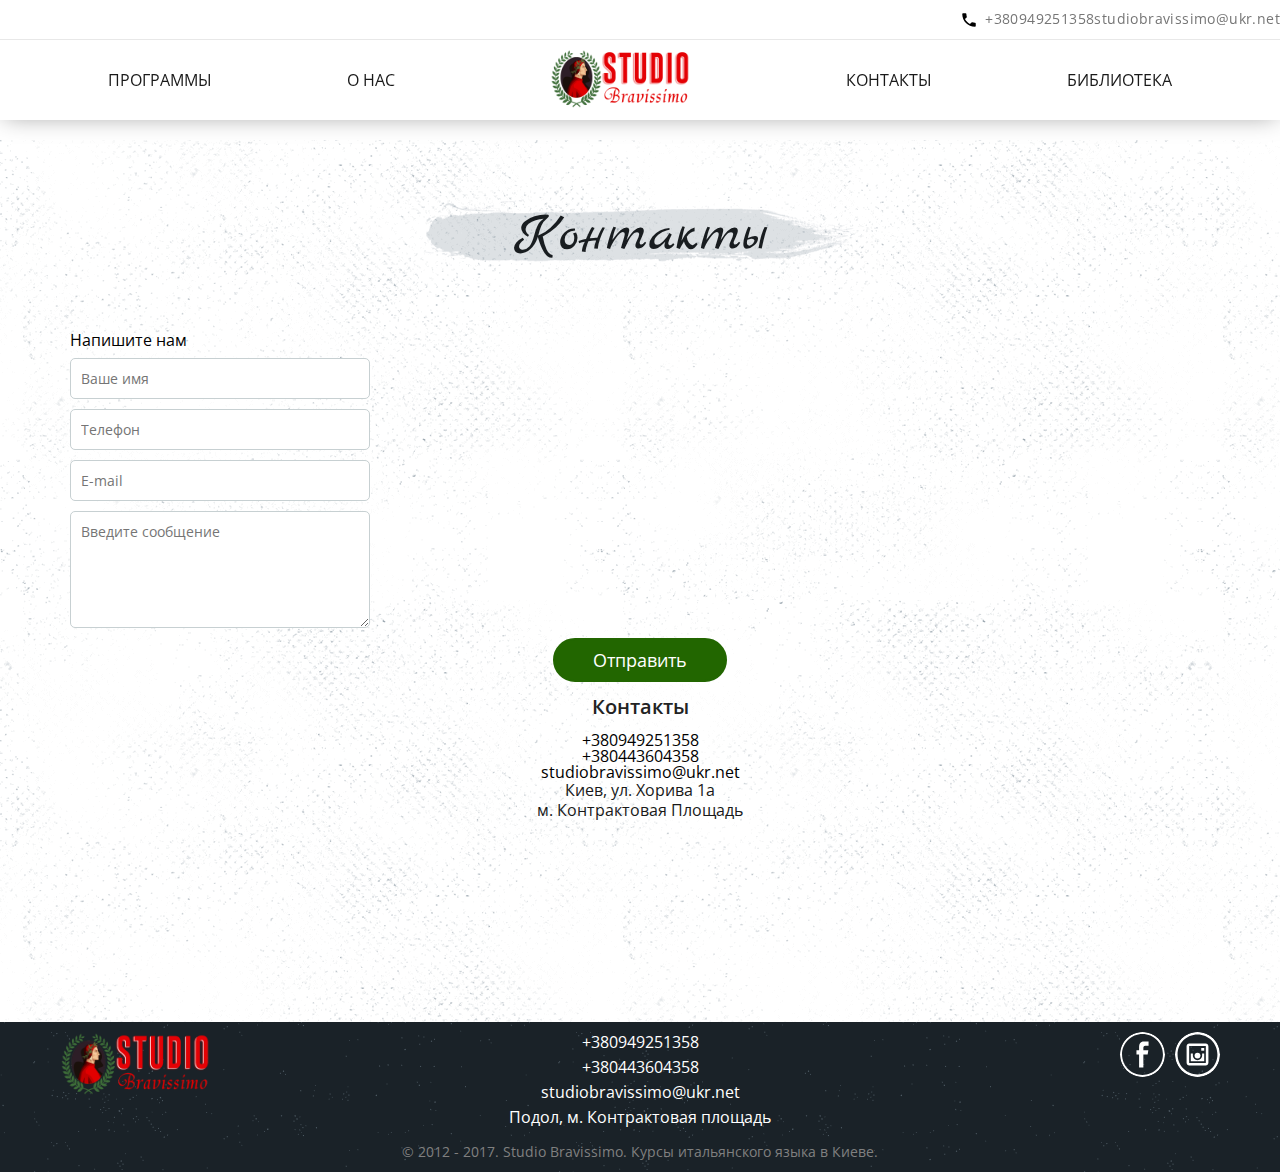
<file: contacts_ann.html>
<!DOCTYPE html>
<html lang="en">
<head>
    <meta charset="UTF-8">
    <title>Контакты</title>
    <link rel="stylesheet" href="css/main.css">
    <link rel="shortcut icon" href="img/logo1.png" type="image/x-icon">
    <meta name="viewport" content="width=device-width, initial-scale=1.0, maximum-scale=1.0, user-scalable=no">
</head>
<body>

<!-- //header// -->

<header class="header">
    <div class="header_wrapper-1">
        <div class="header_contacts">
            <a class="header_contacts-num1" href="tel:+380949251358">+380949251358</a>
            <a class="header_contacts-num2" href="mailto:studiobravissimo@ukr.net">studiobravissimo@ukr.net</a>
        </div>
        <div class="header_menu-wrapper wrapper">
            <nav class="header_menu-mobile" style="display: none">
                <ul class="header_menumobile-wrpapper">
                    <li><a href="programs.html">Программы</a></li>
                    <li><a href="about-us.html">о нас</a></li>
                    <li><a href="contacts.html">контакты</a></li>
                    <li><a href="library.html">библиотека</a></li>
                    <li>
                        <div class="phantom"></div>
                    </li>
                </ul>
            </nav>
            <nav class="header_menu-desktop">
                <ul class="header_menu">
                    <li class="header_menu-element"><a href="programs.html">
                        <span class="header_menu-link">Программы</span>
                    </a></li>
                    <li class="header_menu-element"><a href="about-us.html">
                        <span class="header_menu-link">О нас</span>
                    </a></li>
                    <li class="header_logo-allways">
                        <a class="header_logo-wrapper" href="index.html"><img class="header_logo" src="img/logo-1.png"></a>
                    </li>
                    <li class="header_menu-element"><a href="contacts.html">
                        <span class="header_menu-link">контакты</span>
                    </a></li>
                    <li class="header_menu-element"><a href="library.html">
                        <span class="header_menu-link">Библиотека</span>
                    </a></li>
                    <li class="header_menumobile-only">
                        <div class="hamburger-icon" id="button_menu">
                            <button class="hamburger-icon-btn">
                                <span class="span_hamburger"></span>
                            </button>
                        </div>
                    </li>
                </ul>
            </nav>
        </div>
    </div>
</header>
<article>

    <!-- //end of header// -->

    <section class="contacts margin-bottom">
        <h1>Контакты</h1>
        <div class="contacts-wrapper wrapper">
            <div class="contacts-container">
                <form action="" class="contacts_form">
                    <legend class="contacts_form-title">Напишите нам</legend>
                    <input class="contacts_form-name" type="name" placeholder="Ваше имя" required>
                    <input class="contacts_form-tel" type="tel" placeholder="Телефон" required>
                    <input class="contacts_form-email" type="email" placeholder="E-mail" required>
                    <textarea class="contacts_form-question" cols="30" rows="5"
                              placeholder="Введите сообщение"></textarea>
                    <input type="submit" value="Отправить">
                </form>
                <div class="contact_info">
                    <div class="contact_info-title">
                        <h3>Контакты</h3>
                    </div>
                    <a href="tel:+380949251358" class="contact_info-phone-numbers">+380949251358</a>
                    <a href="tel:+380‎443604358" class="contact_info-phone-numbers">+380‎443604358</a>
                    <a href="mailto:studiobravissimo@ukr.net" class="contact_info-email">studiobravissimo@ukr.net</a>
                    <p class="contact_info-adress">Киев, ул. Хорива 1а</p>
                    <p class="contact_info-adress-metro">м. Контрактовая Площадь</p>
                </div>
            </div>
            <div class="contacts_map" id="makemap_canvas">
                <iframe src="https://www.google.com/maps/embed?pb=!1m14!1m8!1m3!1d5079.531569031882!2d30.513274!3d50.464086!3m2!1i1024!2i768!4f13.1!3m3!1m2!1s0x40d4ce6a5abca17d%3A0xe1ab8a4f48d3f50c!2z0LLRg9C70LjRhtGPINCl0L7RgNC40LLQsCwgMdCQLCDQmtC40ZfQsiwg0KPQutGA0LDRl9C90LA!5e0!3m2!1suk!2sua!4v1501172086796"
                        frameborder="0" style="border:0" allowfullscreen>
                </iframe>
            </div>
        </div>
    </section>

</article>

<!-- //end of contacts// -->

<!-- //footer// -->
<footer class="wraper">
    <div class="footer_content wrapper">
            <div class="footer_icons-wraper">
                <a href="https://www.facebook.com/studiobravissimo/" target="blank" class="footer_facebook-icons"></a>
                <a href="https://www.instagram.com/studiobravissimo/" target="_blank" class="footer_instagram-icons"></a>
            </div>
            <div class="footer_contacts">
                <div class="footer_wraper-contacts">
                        <p><a href="tel:+380949251358" class="footer_phone-number">+380949251358</a></p>
                        <p><a href="tel:+380443604358" class="footer_phone-number">+380443604358</a></p>
                        <p><a href="mailto:studiobravissimo@ukr.net" class="footer_email">studiobravissimo@ukr.net</a></p>
                        <p><a href="contacts.html" class="footer_addres">Подол, м. Контрактовая площадь</a></p>
                    </div>
                </div>
                <div class="footer_logo">
                    <a href="index.html"><img src="img/logo-1.png" alt="Bravissimo Studio" class="footer_links-logo"></a>
                </div>
            </div>
            <p class="footer_copywrite">© 2012 - 2017. Studio Bravissimo. Курсы итальянского языка в Киеве.</p>
</footer>

<!-- //end of footer// -->


<script type="text/javascript" src="js/jquery.min.js"></script>
<script type="text/javascript" src="js/main.js"></script>

</body>
</html>
</file>
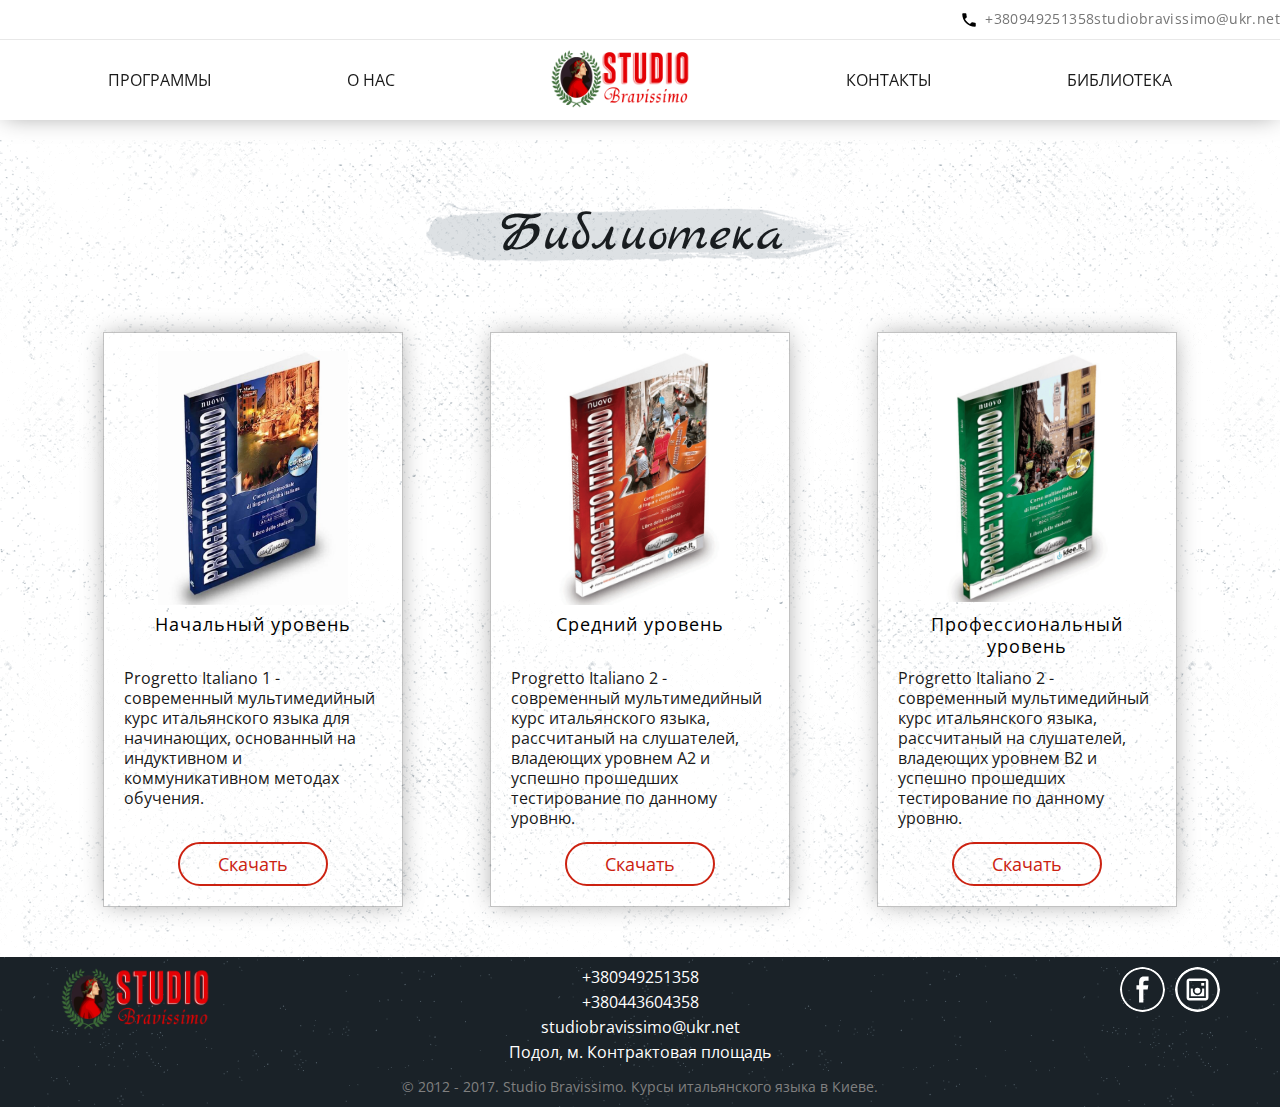
<file: library.html>
<!DOCTYPE html>
<html lang="en">
<head>
    <meta charset="UTF-8">
    <link rel="shortcut icon" href="img/logo1.png" type="image/x-icon">
    <meta name="viewport" content="width=device-width, initial-scale=1.0, maximum-scale=1.0, user-scalable=no">
    <link rel="stylesheet" type="text/css" href="css/main.css">
    <title>Llibrary</title>
</head>
<body>

<!-- //header// -->

<header class="header">
    <div class="header_wrapper-1">
        <div class="header_contacts">
            <a class="header_contacts-num1" href="tel:+380949251358">+380949251358</a>
            <a class="header_contacts-num2" href="mailto:studiobravissimo@ukr.net">studiobravissimo@ukr.net</a>
        </div>
        <div class="header_menu-wrapper wrapper">
            <nav class="header_menu-mobile" style="display: none">
                <ul class="header_menumobile-wrpapper">
                    <li><a href="programs.html">Программы</a></li>
                    <li><a href="about-us.html">о нас</a></li>
                    <li><a href="contacts.html">контакты</a></li>
                    <li><a href="library.html">библиотека</a></li>
                    <li>
                        <div class="phantom"></div>
                    </li>
                </ul>
            </nav>
            <nav class="header_menu-desktop">
                <ul class="header_menu">
                    <li class="header_menu-element"><a href="programs.html">
                        <span class="header_menu-link">Программы</span>
                    </a></li>
                    <li class="header_menu-element"><a href="about-us.html">
                        <span class="header_menu-link">О нас</span>
                    </a></li>
                    <li class="header_logo-allways">
                        <a class="header_logo-wrapper" href="index.html"><img class="header_logo" src="img/logo-1.png"></a>
                    </li>
                    <li class="header_menu-element"><a href="contacts.html">
                        <span class="header_menu-link">контакты</span>
                    </a></li>
                    <li class="header_menu-element"><a href="library.html">
                        <span class="header_menu-link">Библиотека</span>
                    </a></li>
                    <li class="header_menumobile-only">
                        <div class="hamburger-icon" id="button_menu">
                            <button class="hamburger-icon-btn">
                                <span class="span_hamburger"></span>
                            </button>
                        </div>
                    </li>
                </ul>
            </nav>
        </div>
    </div>
</header>

<!-- //end of header// -->
<!-- //library// -->
<div class="cont">
<article class="main">
    <section class="wrapper margin-bottom">

        <h1>Библиотека</h1>

        <div class="library">
            <div class="library-wrapper">
                <div class="library_img" >
                    <img class="library_img_img" src="img/book1.jpg">
                </div>
                <h4>Начальный уровень</h4>
                <p class="library_annotation">Progretto Italiano 1 - современный мультимедийный курс итальянского языка для начинающих, основанный на индуктивном и коммуникативном методах обучения.
                </p>
                <div style="height: 100%"></div>
                <div>
                    <a class="library_button-download"
                       href="https://drive.google.com/open?id=0B3b28n0PcGWHRjVNNm5FdXBuMEU" target="blank">
                        Скачать
                    </a>
                </div>
            </div>

            <div class="library-wrapper">
                <div class="library_img" >
                <img class="library_img_img" src="img/book2.png">
                </div>
                <h4>Средний уровень</h4>
                <p class="library_annotation">Progretto Italiano 2 - современный мультимедийный курс итальянского языка, рассчитаный на слушателей, владеющих уровнем А2 и успешно прошедших тестирование по данному уровню.
                </p>
                <div style="height: 100%"></div>

                <div>
                    <a class="library_button-download"
                       href="https://drive.google.com/open?id=0B3b28n0PcGWHRjVNNm5FdXBuMEU" target="blank">
                        Скачать
                    </a>
                </div>
            </div>

            <div class="library-wrapper">
                <div class="library_img" >
                <img class="library_img_img" src="img/book3.png">
                </div>
                <h4>Профессиональный уровень</h4>
                <p class="library_annotation">Progretto Italiano 2 - современный мультимедийный курс итальянского языка, рассчитаный на слушателей, владеющих уровнем B2 и успешно прошедших тестирование по данному уровню.
                </p>
                <div style="height: 100%"></div>

                <div>
                    <a class="library_button-download"
                       href="https://drive.google.com/open?id=0B3b28n0PcGWHRjVNNm5FdXBuMEU" target="blank">
                        Скачать
                    </a>
                </div>
            </div>


        </div>
    </section>
</article>

<!-- //end of library// -->
<!-- //footer// -->

<footer class="wraper footer">
    <div class="footer_content wrapper">
            <div class="footer_icons-wraper">
                <a href="https://www.facebook.com/studiobravissimo/" target="blank" class="footer_facebook-icons"></a>
                <a href="https://www.instagram.com/studiobravissimo/" target="_blank" class="footer_instagram-icons"></a>
            </div>
            <div class="footer_contacts">
                <div class="footer_wraper-contacts">
                        <p><a href="tel:+380949251358" class="footer_phone-number">+380949251358</a></p>
                        <p><a href="tel:+380443604358" class="footer_phone-number">+380443604358</a></p>
                        <p><a href="mailto:studiobravissimo@ukr.net" class="footer_email">studiobravissimo@ukr.net</a></p>
                        <p><a href="contacts.html" class="footer_addres">Подол, м. Контрактовая площадь</a></p>
                    </div>
                </div>
                <div class="footer_logo">
                    <a href="index.html"><img src="img/logo-1.png" alt="Bravissimo Studio" class="footer_links-logo"></a>
                </div>
            </div>
            <p class="footer_copywrite">© 2012 - 2017. Studio Bravissimo. Курсы итальянского языка в Киеве.</p>
</footer>
</div>
<!-- //end of footer// -->

<script src="js/jquery.min.js"></script>
<script type="text/javascript" src="js/main.js"></script>

</body>
</html>
</file>
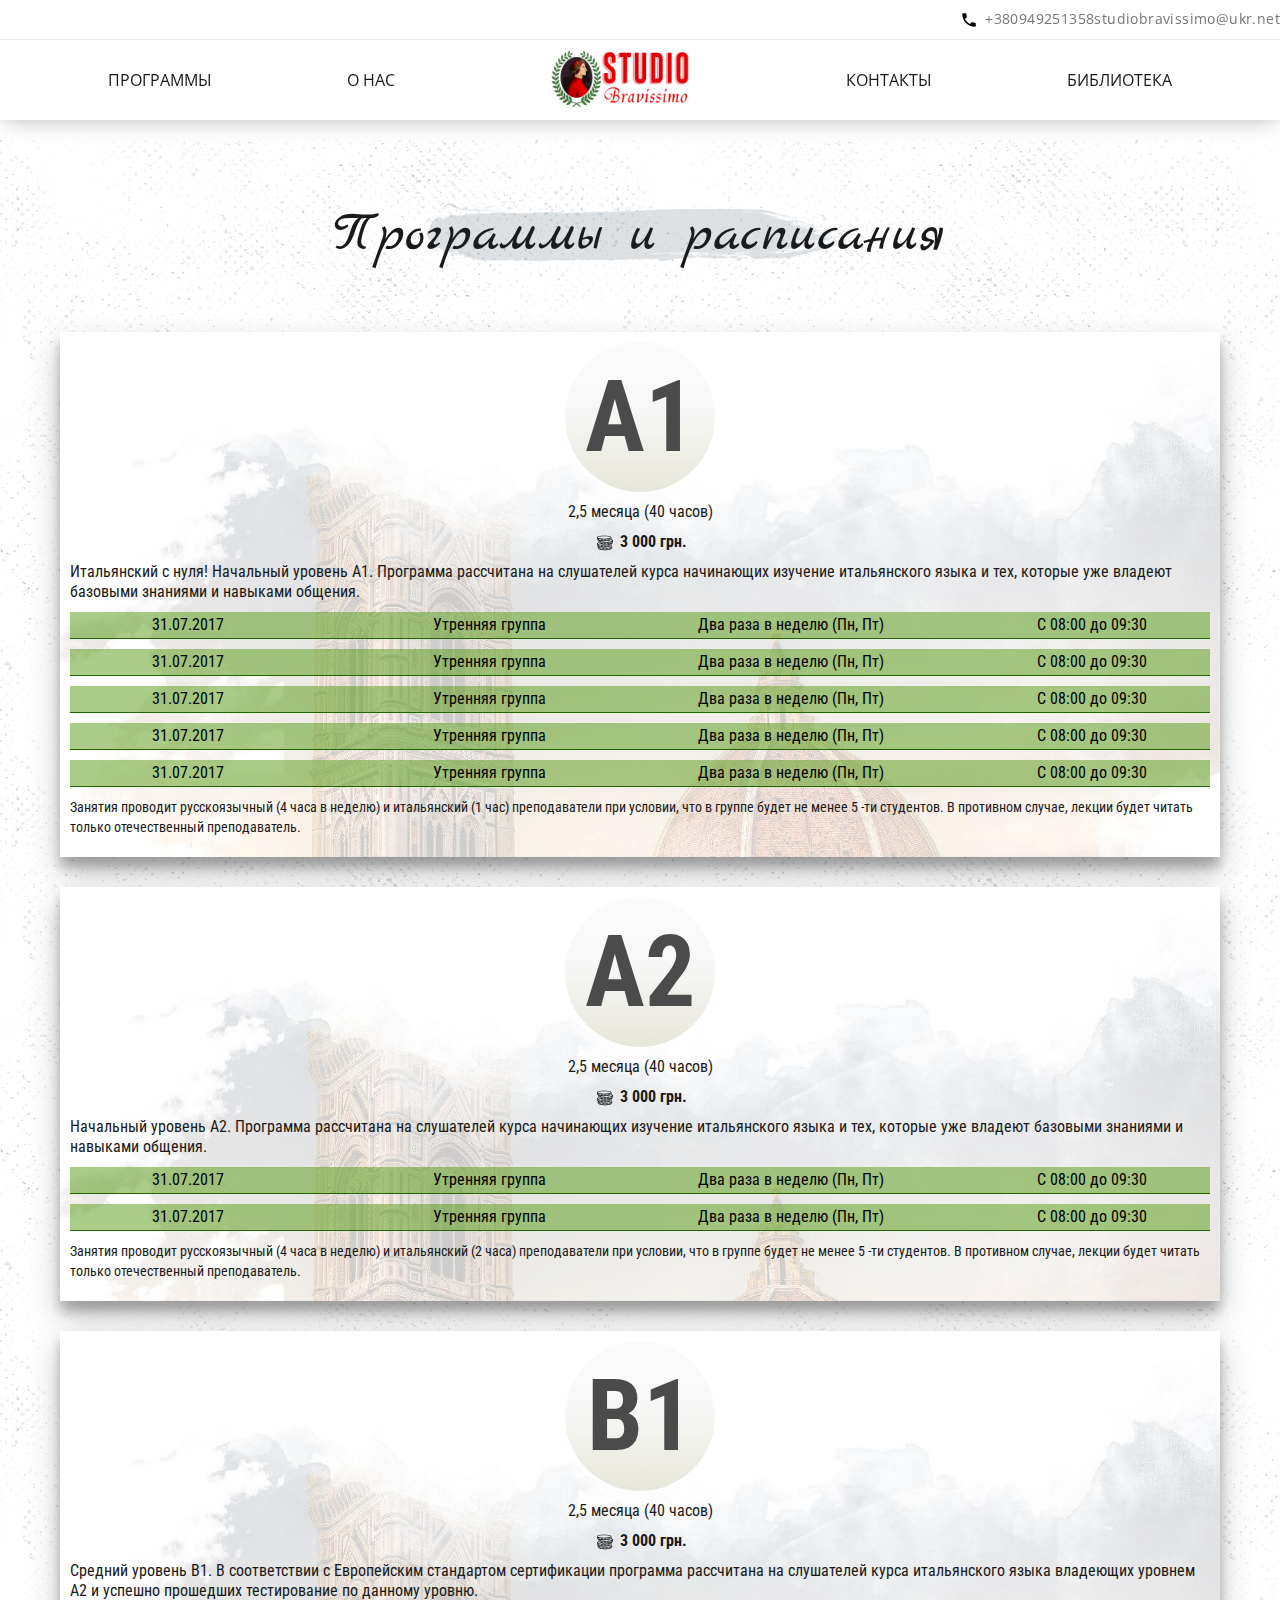
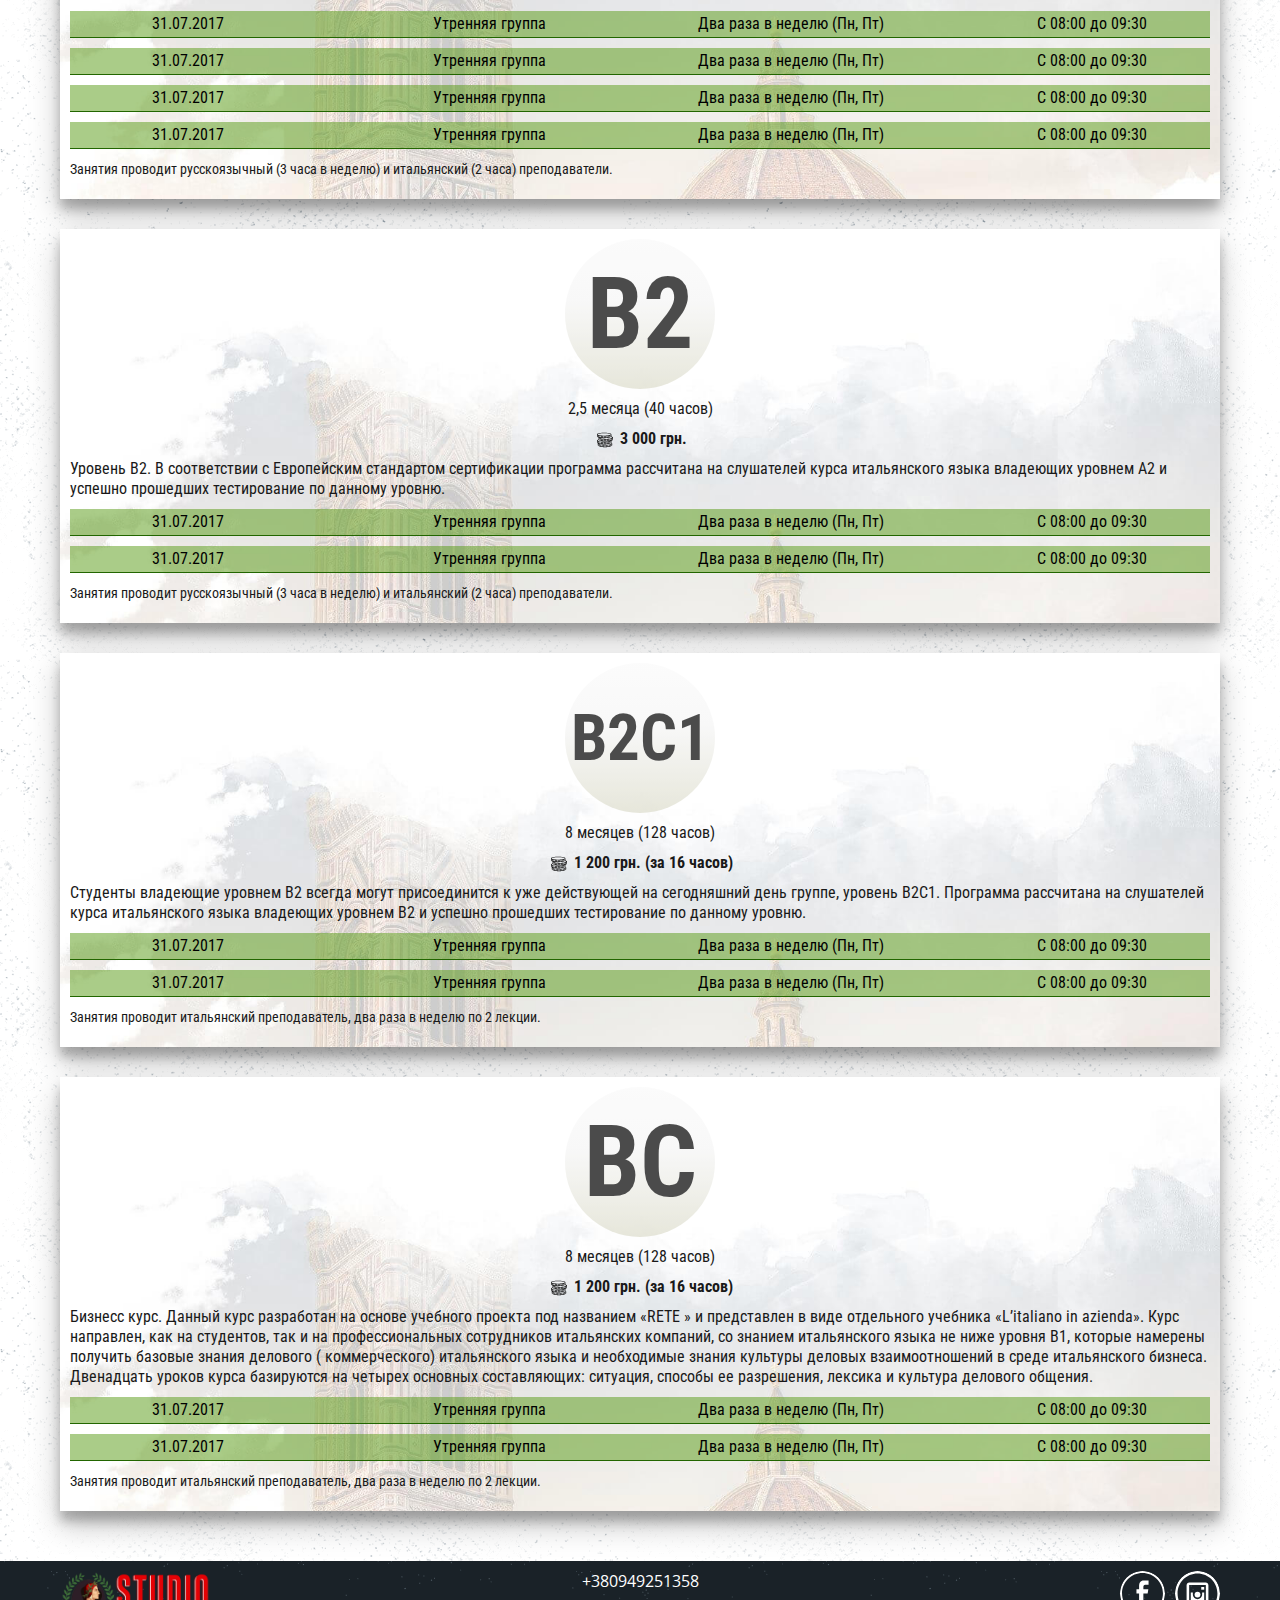
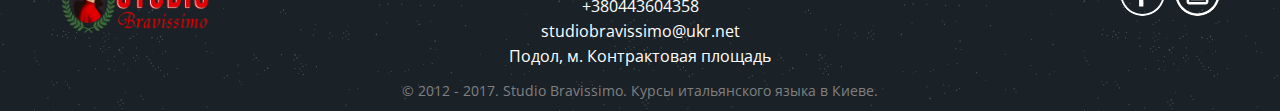
<file: programs.html>
<!DOCTYPE html>
<html lang="ru">

<head>
    <meta charset="UTF-8">
    <meta name="viewport" content="width=device-width, initial-scale=1.0, maximum-scale=1.0">
    <title>Программы и расписания</title>
    <link rel="shortcut icon" href="img/logo1.png" type="image/x-icon">
    <link rel="stylesheet" type="text/css" href="css/main.css">
</head>

<body>

<!-- //header// -->

<header class="header">
	<div class="header_wrapper-1">
		<div class="header_contacts">
			<a class="header_contacts-num1" href="tel:+380949251358">+380949251358</a>
			<a class="header_contacts-num2" href="mailto:studiobravissimo@ukr.net">studiobravissimo@ukr.net</a>
		</div>
		<div class="header_menu-wrapper wrapper">
			<nav class="header_menu-mobile" style="display: none">
				<ul class="header_menumobile-wrpapper">
					<li><a href="programs.html">Программы</a></li>
					<li><a href="about-us.html">о нас</a></li>
					<li><a href="contacts.html">контакты</a></li>
					<li><a href="library.html">библиотека</a></li>
					<li>
						<div class="phantom"></div>
					</li>
				</ul>
			</nav>
			<nav class="header_menu-desktop">
				<ul class="header_menu">
					<li class="header_menu-element"><a href="programs.html">
						<span class="header_menu-link">Программы</span>
					</a></li>
					<li class="header_menu-element"><a href="about-us.html">
						<span class="header_menu-link">О нас</span>
					</a></li>
					<li class="header_logo-allways">
						<a class="header_logo-wrapper" href="index.html"><img class="header_logo" src="img/logo-1.png"></a>
					</li>
					<li class="header_menu-element"><a href="contacts.html">
						<span class="header_menu-link">контакты</span>
					</a></li>
					<li class="header_menu-element"><a href="library.html">
						<span class="header_menu-link">Библиотека</span>
					</a></li>
					<li class="header_menumobile-only">
						<div class="hamburger-icon" id="button_menu">
							<button class="hamburger-icon-btn">
								<span class="span_hamburger"></span>
							</button>
						</div>
					</li>
				</ul>
			</nav>
		</div>
	</div>
</header>

<!-- //end of header// -->
<!-- //programs and shedule// -->

<section class="programs_page wrapper margin-bottom">
    <h1>Программы и расписания</h1>
	<div class="programs programs_a1" id="programs_a1">
		<div class="programs_circle">A1</div>
		<p class="program_single_length">2,5 месяца (40 часов)</p>
		<p class="programs-single_price">3 000 грн.</p>
		<p class="programs_description">Итальянский с нуля! Начальный уровень А1. Программа рассчитана на слушателей курса начинающих изучение итальянского языка и тех, которые уже владеют базовыми знаниями и навыками общения.</p>
	
		<div class="programs_timetable">
			<div class="programs_timetable_item">31.07.2017</div>
			<div class="programs_timetable_item">Утренняя группа</div>
			<div class="programs_timetable_item">Два раза в неделю (Пн, Пт)</div>
			<div class="programs_timetable_item">С 08:00 до 09:30</div>
		</div>
		<div class="programs_timetable">
			<div class="programs_timetable_item">31.07.2017</div>
			<div class="programs_timetable_item">Утренняя группа</div>
			<div class="programs_timetable_item">Два раза в неделю (Пн, Пт)</div>
			<div class="programs_timetable_item">С 08:00 до 09:30</div>
		</div>
		<div class="programs_timetable">
			<div class="programs_timetable_item">31.07.2017</div>
			<div class="programs_timetable_item">Утренняя группа</div>
			<div class="programs_timetable_item">Два раза в неделю (Пн, Пт)</div>
			<div class="programs_timetable_item">С 08:00 до 09:30</div>
		</div>
		<div class="programs_timetable">
			<div class="programs_timetable_item">31.07.2017</div>
			<div class="programs_timetable_item">Утренняя группа</div>
			<div class="programs_timetable_item">Два раза в неделю (Пн, Пт)</div>
			<div class="programs_timetable_item">С 08:00 до 09:30</div>
		</div>
		<div class="programs_timetable">
			<div class="programs_timetable_item">31.07.2017</div>
			<div class="programs_timetable_item">Утренняя группа</div>
			<div class="programs_timetable_item">Два раза в неделю (Пн, Пт)</div>
			<div class="programs_timetable_item">С 08:00 до 09:30</div>
		</div>
		<p class="programs_comment">Занятия проводит русскоязычный (4 часа в неделю) и  итальянский (1 час) преподаватели при условии, что в группе будет не менее 5 -ти студентов.  В противном случае, лекции будет читать только отечественный преподаватель.
		</p>
	</div>

	<div class="programs progrmas_a2" id="programs_a2">
		<div class="programs_circle">A2</div>
		<p class="program_single_length">2,5 месяца (40 часов)</p>
		<p class="programs-single_price">3 000 грн.</p>
		<p class="programs_description">Начальный уровень А2. Программа рассчитана на слушателей курса начинающих изучение итальянского языка и тех, которые уже владеют базовыми знаниями и навыками общения.</p>
	
		<div class="programs_timetable">
			<div class="programs_timetable_item">31.07.2017</div>
			<div class="programs_timetable_item">Утренняя группа</div>
			<div class="programs_timetable_item">Два раза в неделю (Пн, Пт)</div>
			<div class="programs_timetable_item">С 08:00 до 09:30</div>
		</div>
		<div class="programs_timetable">
			<div class="programs_timetable_item">31.07.2017</div>
			<div class="programs_timetable_item">Утренняя группа</div>
			<div class="programs_timetable_item">Два раза в неделю (Пн, Пт)</div>
			<div class="programs_timetable_item">С 08:00 до 09:30</div>
		</div>
		
		<p class="programs_comment">Занятия проводит русскоязычный (4 часа в неделю) и  итальянский (2 часа) преподаватели при условии, что в группе будет не менее 5 -ти студентов.  В противном случае, лекции будет читать только отечественный преподаватель.
		</p>
	</div>

	<div class="programs progrmas_b1" id="programs_b1">
		<div class="programs_circle">B1</div>
		<p class="program_single_length">2,5 месяца (40 часов)</p>
		<p class="programs-single_price">3 000 грн.</p>
		<p class="programs_description">Средний уровень В1. В соответствии с Европейским стандартом сертификации программа рассчитана на слушателей курса итальянского языка владеющих уровнем А2 и успешно прошедших тестирование по данному уровню.</p>
	
		<div class="programs_timetable">
			<div class="programs_timetable_item">31.07.2017</div>
			<div class="programs_timetable_item">Утренняя группа</div>
			<div class="programs_timetable_item">Два раза в неделю (Пн, Пт)</div>
			<div class="programs_timetable_item">С 08:00 до 09:30</div>
		</div>
		<div class="programs_timetable">
			<div class="programs_timetable_item">31.07.2017</div>
			<div class="programs_timetable_item">Утренняя группа</div>
			<div class="programs_timetable_item">Два раза в неделю (Пн, Пт)</div>
			<div class="programs_timetable_item">С 08:00 до 09:30</div>
		</div>
		<div class="programs_timetable">
			<div class="programs_timetable_item">31.07.2017</div>
			<div class="programs_timetable_item">Утренняя группа</div>
			<div class="programs_timetable_item">Два раза в неделю (Пн, Пт)</div>
			<div class="programs_timetable_item">С 08:00 до 09:30</div>
		</div>
		<div class="programs_timetable">
			<div class="programs_timetable_item">31.07.2017</div>
			<div class="programs_timetable_item">Утренняя группа</div>
			<div class="programs_timetable_item">Два раза в неделю (Пн, Пт)</div>
			<div class="programs_timetable_item">С 08:00 до 09:30</div>
		</div>
		<p class="programs_comment">Занятия проводит русскоязычный (3 часа в неделю) и  итальянский (2 часа) преподаватели.
		</p>
	</div>

	<div class="programs progrmas_b2" id="programs_b2">
		<div class="programs_circle">B2</div>
		<p class="program_single_length">2,5 месяца (40 часов)</p>
		<p class="programs-single_price">3 000 грн.</p>
		<p class="programs_description">Уровень В2. В соответствии с Европейским стандартом сертификации программа рассчитана на слушателей курса итальянского языка владеющих уровнем А2 и успешно прошедших тестирование по данному уровню.</p>	
		<div class="programs_timetable">
			<div class="programs_timetable_item">31.07.2017</div>
			<div class="programs_timetable_item">Утренняя группа</div>
			<div class="programs_timetable_item">Два раза в неделю (Пн, Пт)</div>
			<div class="programs_timetable_item">С 08:00 до 09:30</div>
		</div>
		<div class="programs_timetable">
			<div class="programs_timetable_item">31.07.2017</div>
			<div class="programs_timetable_item">Утренняя группа</div>
			<div class="programs_timetable_item">Два раза в неделю (Пн, Пт)</div>
			<div class="programs_timetable_item">С 08:00 до 09:30</div>
		</div>
		<p class="programs_comment">Занятия проводит русскоязычный (3 часа в неделю) и  итальянский (2 часа) преподаватели.
		</p>
	</div>

	<div class="programs progrmas_b2с1" id="programs_b2c1">
		<div class="programs_circle_small">B2С1</div>
		<p class="program_single_length">8 месяцев (128 часов)</p>
		<p class="programs-single_price">1 200 грн. (за 16 часов)</p>
		<p class="programs_description">Студенты владеющие уровнем В2 всегда могут присоединится к уже действующей на сегодняшний день группе, уровень В2С1. Программа рассчитана на слушателей курса итальянского языка владеющих уровнем B2 и успешно прошедших тестирование по данному уровню.</p>	
		<div class="programs_timetable">
			<div class="programs_timetable_item">31.07.2017</div>
			<div class="programs_timetable_item">Утренняя группа</div>
			<div class="programs_timetable_item">Два раза в неделю (Пн, Пт)</div>
			<div class="programs_timetable_item">С 08:00 до 09:30</div>
		</div>
		<div class="programs_timetable">
			<div class="programs_timetable_item">31.07.2017</div>
			<div class="programs_timetable_item">Утренняя группа</div>
			<div class="programs_timetable_item">Два раза в неделю (Пн, Пт)</div>
			<div class="programs_timetable_item">С 08:00 до 09:30</div>
		</div>
		<p class="programs_comment">Занятия проводит итальянский преподаватель, два раза в неделю по 2 лекции.
		</p>
	</div>

	<div class="programs progrmas_business" id="programs_business">
		<div class="programs_circle">BC</div>
		<p class="program_single_length">8 месяцев (128 часов)</p>
		<p class="programs-single_price">1 200 грн. (за 16 часов)</p>
		<p class="programs_description">Бизнесс курс. Данный курс разработан на основе учебного проекта под названием «RETE » и представлен в виде отдельного учебника «L’italiano in azienda». Курс направлен, как на студентов, так и на профессиональных сотрудников итальянских компаний, со знанием итальянского языка не ниже уровня В1, которые намерены получить базовые знания делового ( коммерческого) итальянского языка и необходимые знания культуры деловых взаимоотношений в среде итальянского бизнеса. Двенадцать уроков курса базируются на четырех основных составляющих: ситуация, способы ее разрешения, лексика и культура делового общения.</p>	
		<div class="programs_timetable">
			<div class="programs_timetable_item">31.07.2017</div>
			<div class="programs_timetable_item">Утренняя группа</div>
			<div class="programs_timetable_item">Два раза в неделю (Пн, Пт)</div>
			<div class="programs_timetable_item">С 08:00 до 09:30</div>
		</div>
		<div class="programs_timetable">
			<div class="programs_timetable_item">31.07.2017</div>
			<div class="programs_timetable_item">Утренняя группа</div>
			<div class="programs_timetable_item">Два раза в неделю (Пн, Пт)</div>
			<div class="programs_timetable_item">С 08:00 до 09:30</div>
		</div>
		<p class="programs_comment">Занятия проводит итальянский преподаватель, два раза в неделю по 2 лекции.
		</p>
	</div>

        

</section>

<!-- //end of programs and schedule// -->
<!-- //footer// -->

<footer class="wraper">
    <div class="footer_content wrapper">
            <div class="footer_icons-wraper">
                <a href="https://www.facebook.com/studiobravissimo/" target="blank" class="footer_facebook-icons"></a>
                <a href="https://www.instagram.com/studiobravissimo/" target="_blank" class="footer_instagram-icons"></a>
            </div>
            <div class="footer_contacts">
                <div class="footer_wraper-contacts">
                        <p><a href="tel:+380949251358" class="footer_phone-number">+380949251358</a></p>
                        <p><a href="tel:+380443604358" class="footer_phone-number">+380443604358</a></p>
                        <p><a href="mailto:studiobravissimo@ukr.net" class="footer_email">studiobravissimo@ukr.net</a></p>
                        <p><a href="contacts.html" class="footer_addres">Подол, м. Контрактовая площадь</a></p>
                    </div>
                </div>
                <div class="footer_logo">
                    <a href="index.html"><img src="img/logo-1.png" alt="Bravissimo Studio" class="footer_links-logo"></a>
                </div>
            </div>
           <p class="footer_copywrite">© 2012 - 2017. Studio Bravissimo. Курсы итальянского языка в Киеве.</p>
</footer>

<!-- //end of footer// -->


<script src="js/jquery.min.js"></script>
<script type="text/javascript" src="js/main.js"></script>
</body>

</html>
</file>
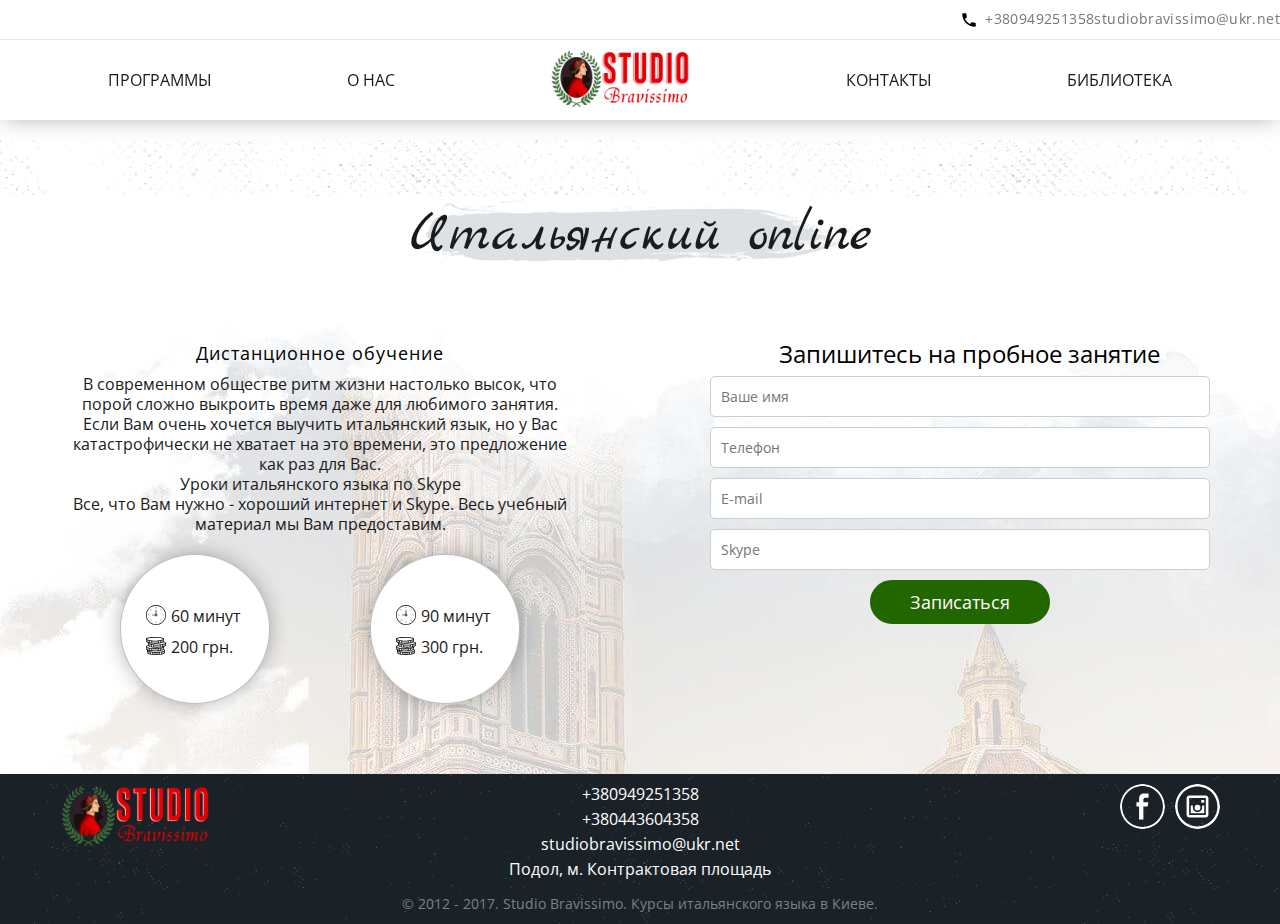
<file: skype_lessons.html>
<!DOCTYPE html>
<html lang="ru">
<head>
    <meta charset="UTF-8">
    <meta name="viewport" content="width=device-width, initial-scale=1.0, maximum-scale=1.0, user-scalable=no">
    <title>Уроки онлайн</title>
    <link rel="stylesheet" href="css/main.css">
    <link rel="shortcut icon" href="img/logo1.png" type="image/x-icon">
</head>
<body>

<!-- //header// -->

<header class="header">
    <div class="header_wrapper-1">
        <div class="header_contacts">
            <a class="header_contacts-num1" href="tel:+380949251358">+380949251358</a>
            <a class="header_contacts-num2" href="mailto:studiobravissimo@ukr.net">studiobravissimo@ukr.net</a>
        </div>
        <div class="header_menu-wrapper wrapper">
            <nav class="header_menu-mobile" style="display: none">
                <ul class="header_menumobile-wrpapper">
                    <li><a href="programs.html">Программы</a></li>
                    <li><a href="about-us.html">о нас</a></li>
                    <li><a href="contacts.html">контакты</a></li>
                    <li><a href="library.html">библиотека</a></li>
                    <li>
                        <div class="phantom"></div>
                    </li>
                </ul>
            </nav>
            <nav class="header_menu-desktop">
                <ul class="header_menu">
                    <li class="header_menu-element"><a href="programs.html">
                        <span class="header_menu-link">Программы</span>
                    </a></li>
                    <li class="header_menu-element"><a href="about-us.html">
                        <span class="header_menu-link">О нас</span>
                    </a></li>
                    <li class="header_logo-allways">
                        <a class="header_logo-wrapper" href="index.html"><img class="header_logo" src="img/logo-1.png"></a>
                    </li>
                    <li class="header_menu-element"><a href="contacts.html">
                        <span class="header_menu-link">контакты</span>
                    </a></li>
                    <li class="header_menu-element"><a href="library.html">
                        <span class="header_menu-link">Библиотека</span>
                    </a></li>
                    <li class="header_menumobile-only">
                        <div class="hamburger-icon" id="button_menu">
                            <button class="hamburger-icon-btn">
                                <span class="span_hamburger"></span>
                            </button>
                        </div>
                    </li>
                </ul>
            </nav>
        </div>
    </div>
</header>

<!-- //end of header// -->
<!-- //skype lessons// -->

<section class="skype-lessons margin-bottom">
    <div class="wrapper">
        <h1 class="skype-lessons_title">Итальянский online</h1>
        <div class="skype-lessons_description-container">
            <div class="skype-lessons_description">
                <h4>Дистанционное обучение</h4>
                <p class="skype-lessons_description-paragraph">В современном обществе ритм жизни настолько высок, что
                    порой сложно выкроить время даже для любимого занятия. Если Вам очень хочется выучить итальянский
                    язык, но у Вас катастрофически не хватает на это времени, это предложение как раз для Вас.
                </p>
                <p class="skype-lessons_description-paragraph">Уроки итальянского языка по Skype </p>
                <p class="skype-lessons_description-paragraph">Все, что Вам нужно - хороший интернет и Skype. Весь
                    учебный материал мы Вам предоставим.
                </p>
                <div class="skype-lessons_main-info">
                    <div class="skype-lessons_main-info_single">
                        <p class="skype-lessons_main-info-duration">60 минут</p>
                        <p class="skype-lessons_main-info-price">200 грн.</p>
                    </div>
                    <div class="skype-lessons_main-info_single">
                        <p class="skype-lessons_main-info-duration">90 минут</p>
                        <p class="skype-lessons_main-info-price">300 грн.</p>
                    </div>
                </div>
            </div>
            <div class="skype-lessons_form-container">
                <form action="" class="skype-lessons_form">
                    <legend class="skype-lessons_form-title">Запишитесь на пробное занятие</legend>
                    <input class="skype-lessons_form-name" type="text" placeholder="Ваше имя" required>
                    <input class="skype-lessons_form-tel" type="tel" placeholder="Телефон" required>
                    <input class="skype-lessons_form-email" type="email" placeholder="E-mail" required>
                    <input class="skype-lessons_form-skype" type="text" placeholder="Skype">
                    <input type="submit" value="Записаться">
                </form>
            </div>
        </div>
    </div>
</section>

<!-- //end of skype lessons// -->
<!-- //footer// -->

<footer class="wraper">
    <div class="footer_content wrapper">
            <div class="footer_icons-wraper">
                <a href="https://www.facebook.com/studiobravissimo/" target="blank" class="footer_facebook-icons"></a>
                <a href="https://www.instagram.com/studiobravissimo/" target="_blank" class="footer_instagram-icons"></a>
            </div>
            <div class="footer_contacts">
                <div class="footer_wraper-contacts">
                        <p><a href="tel:+380949251358" class="footer_phone-number">+380949251358</a></p>
                        <p><a href="tel:+380443604358" class="footer_phone-number">+380443604358</a></p>
                        <p><a href="mailto:studiobravissimo@ukr.net" class="footer_email">studiobravissimo@ukr.net</a></p>
                        <p><a href="contacts.html" class="footer_addres">Подол, м. Контрактовая площадь</a></p>
                    </div>
                </div>
                <div class="footer_logo">
                    <a href="index.html"><img src="img/logo-1.png" alt="Bravissimo Studio" class="footer_links-logo"></a>
                </div>
            </div>
            <p class="footer_copywrite">© 2012 - 2017. Studio Bravissimo. Курсы итальянского языка в Киеве.</p>
</footer>

<!-- //end of footer// -->

<script type="text/javascript" src="js/jquery.min.js"></script>
<script type="text/javascript" src="js/main.js"></script>


</body>
</html>
</file>
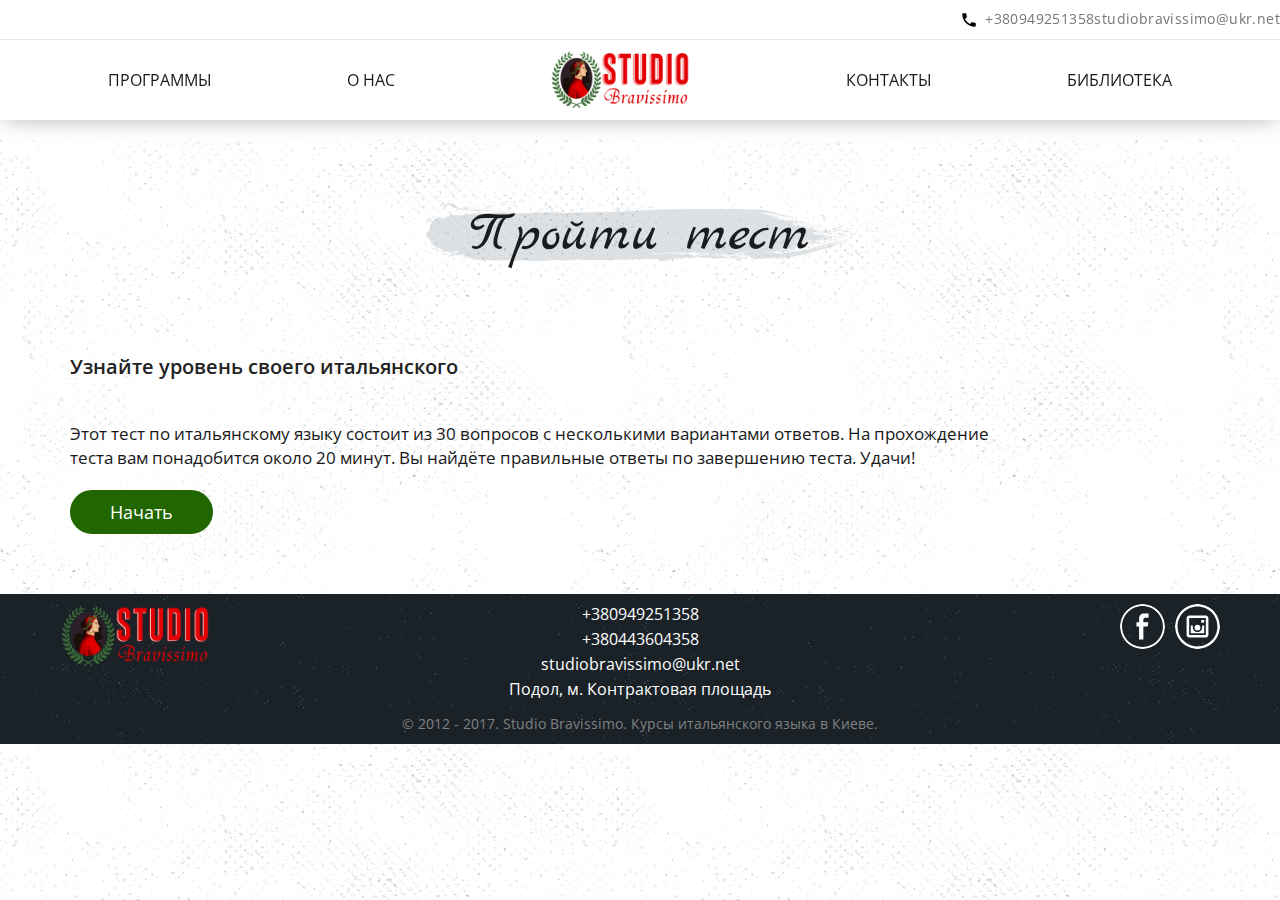
<file: test.html>
<html lang="ru">
<head>
    <meta charset="UTF-8">
    <meta name="viewport" content="width=device-width, initial-scale=1.0, maximum-scale=1.0, user-scalable=no">
    <title>Тест</title>
    <link rel="stylesheet" href="css/main.css">
    <link rel="shortcut icon" href="img/logo1.png" type="image/x-icon">
</head>
<body>

<!-- //header// -->

<header class="header">
    <div class="header_wrapper-1">
        <div class="header_contacts">
            <a class="header_contacts-num1" href="tel:+380949251358">+380949251358</a>
            <a class="header_contacts-num2" href="mailto:studiobravissimo@ukr.net">studiobravissimo@ukr.net</a>
        </div>
        <div class="header_menu-wrapper wrapper">
            <nav class="header_menu-mobile" style="display: none">
                <ul class="header_menumobile-wrpapper">
                    <li><a href="programs.html">Программы</a></li>
                    <li><a href="about-us.html">о нас</a></li>
                    <li><a href="contacts.html">контакты</a></li>
                    <li><a href="library.html">библиотека</a></li>
                    <li>
                        <div class="phantom"></div>
                    </li>
                </ul>
            </nav>
            <nav class="header_menu-desktop">
                <ul class="header_menu">
                    <li class="header_menu-element"><a href="programs.html">
                        <span class="header_menu-link">Программы</span>
                    </a></li>
                    <li class="header_menu-element"><a href="about-us.html">
                        <span class="header_menu-link">О нас</span>
                    </a></li>
                    <li class="header_logo-allways">
                        <a class="header_logo-wrapper" href="index.html"><img class="header_logo" src="img/logo-1.png"></a>
                    </li>
                    <li class="header_menu-element"><a href="contacts.html">
                        <span class="header_menu-link">контакты</span>
                    </a></li>
                    <li class="header_menu-element"><a href="library.html">
                        <span class="header_menu-link">Библиотека</span>
                    </a></li>
                    <li class="header_menumobile-only">
                        <div class="hamburger-icon" id="button_menu">
                            <button class="hamburger-icon-btn">
                                <span class="span_hamburger"></span>
                            </button>
                        </div>
                    </li>
                </ul>
            </nav>
        </div>
    </div>
</header>

<!-- //end of header// -->
<!-- //test// -->

<section class="test-page wrapper margin-bottom">
    <h1 class="test-page_title">Пройти тест</h1>
    <form id="quizForm" class="test-page_form">
        <h3 id="questionTitle" class="test-page_form-title">
            Узнайте уровень своего итальянского
        </h3>
        <p id="questionDefinition" class="test-page_form_question-title"></p>
        <p id="questionText" class="test-page_form-question"></p>
        <p id="questionOptions" class="test-page_form-description">
            Этот тест по итальянскому языку состоит из 30 вопросов с несколькими вариантами ответов. На прохождение
            теста вам понадобится около 20 минут. Вы найдёте правильные ответы по завершению теста. Удачи!
        </p>

        <div id="questionButton">
            <input id="buttonStart" class="test-page_form-button" name="buttonStart"
                   onclick="return buttonStart_onclick()" type="button" value="Начать"/>
        </div>

    </form>

</section>

<!-- //end of test// -->
<!-- //footer// -->

<footer class="wraper">
    <div class="footer_content wrapper">
            <div class="footer_icons-wraper">
                <a href="https://www.facebook.com/studiobravissimo/" target="blank" class="footer_facebook-icons"></a>
                <a href="https://www.instagram.com/studiobravissimo/" target="_blank" class="footer_instagram-icons"></a>
            </div>
            <div class="footer_contacts">
                <div class="footer_wraper-contacts">
                        <p><a href="tel:+380949251358" class="footer_phone-number">+380949251358</a></p>
                        <p><a href="tel:+380443604358" class="footer_phone-number">+380443604358</a></p>
                        <p><a href="mailto:studiobravissimo@ukr.net" class="footer_email">studiobravissimo@ukr.net</a></p>
                        <p><a href="contacts.html" class="footer_addres">Подол, м. Контрактовая площадь</a></p>
                    </div>
                </div>
                <div class="footer_logo">
                    <a href="index.html"><img src="img/logo-1.png" alt="Bravissimo Studio" class="footer_links-logo"></a>
                </div>
            </div>
            <p class="footer_copywrite">© 2012 - 2017. Studio Bravissimo. Курсы итальянского языка в Киеве.</p>
</footer>

<!-- //end of footer// -->

<script src="js/jquery.min.js"></script>
<script type="text/javascript" src="js/main.js"></script>
<script type="text/javascript" src="js/test.js"></script>
</body>
</html>
</file>
<file: css/main.css>
@import url("https://fonts.googleapis.com/css?family=Open+Sans:400,600|Roboto+Condensed&subset=cyrillic");
@import url("https://fonts.googleapis.com/css?family=Marck+Script&subset=cyrillic");
@import url("https://fonts.googleapis.com/css?family=Cormorant+Garamond:400i&subset=cyrillic");
/* http://meyerweb.com/eric/tools/css/reset/
   v2.0 | 20110126
   License: none (public domain)
*/
html, body, div, span, applet, object, iframe,
h1, h2, h3, h4, h5, h6, p, blockquote, pre,
a, abbr, acronym, address, big, cite, code,
del, dfn, em, img, ins, kbd, q, s, samp,
small, strike, strong, sub, sup, tt, var,
b, u, i, center,
dl, dt, dd, ol, ul, li,
fieldset, form, label, legend,
table, caption, tbody, tfoot, thead, tr, th, td,
article, aside, canvas, details, embed,
figure, figcaption, footer, header, hgroup,
menu, nav, output, ruby, section, summary,
time, mark, audio, video {
  margin: 0;
  padding: 0;
  border: 0;
  font-size: 100%;
  font: inherit;
  vertical-align: baseline;
  box-sizing: border-box;
}

/* HTML5 display-role reset for older browsers */
article, aside, details, figcaption, figure,
footer, header, hgroup, menu, nav, section {
  display: block;
}

body {
  line-height: 1;
}

ol, ul {
  list-style: none;
}

blockquote, q {
  quotes: none;
}

blockquote:before, blockquote:after,
q:before, q:after {
  content: '';
  content: none;
}

table {
  border-collapse: collapse;
  border-spacing: 0;
}

button,
input,
optgroup,
select,
textarea, html input[type="button"],
input[type="reset"],
input[type="submit"], button[disabled],
html input[disabled], button::-moz-focus-inner,
input::-moz-focus-inner, input[type="checkbox"],
input[type="radio"], input[type="number"]::-webkit-inner-spin-button,
input[type="number"]::-webkit-outer-spin-button, input[type="search"], input[type="search"]::-webkit-search-cancel-button,
input[type="search"]::-webkit-search-decoration {
  border: none;
  background-image: none;
  background-color: transparent;
  -webkit-box-shadow: none;
  -moz-box-shadow: none;
  box-shadow: none;
}

input:focus::-webkit-input-placeholder {
  color: transparent;
}

input:focus::-moz-placeholder {
  color: transparent;
}

input:focus:-moz-placeholder {
  color: transparent;
}

input:focus:-ms-input-placeholder {
  color: transparent;
}

textarea:focus::-webkit-input-placeholder {
  color: transparent;
}

textarea:focus::-moz-placeholder {
  color: transparent;
}

textarea:focus:-moz-placeholder {
  color: transparent;
}

textarea:focus:-ms-input-placeholder {
  color: transparent;
}

button, input[type="submit"], input[type="button"], .library_button-download, .test-page_form-button,
.test-page_form_button-answer, .button_reset {
  cursor: pointer;
  border-width: 2px;
  border-style: solid;
  border-radius: 30px;
  font-size: 18px;
  text-decoration: none;
  line-height: 1;
  font-family: "Open Sans", sans-serif;
  padding: 11px 38px;
  outline: none;
  transition: background-color .3s, color .3s, border-color .3s;
}

input[type="submit"], input[type="button"], .test-page_form-button,
.test-page_form_button-answer, .thankyou_btn {
  background-color: #226600;
  border-color: #226600;
  color: white;
}

input[type="submit"]:hover, input[type="button"]:hover, .test-page_form-button:hover,
.test-page_form_button-answer:hover, .thankyou_btn:hover {
  background-color: white;
  border-color: #226600;
  color: #226600;
}

.library_button-download, .button_reset {
  background-color: transparent;
  border-color: #cc2211;
  color: #cc2211;
}

.library_button-download:hover, .button_reset:hover {
  background-color: #cc2211;
  border-color: #cc2211;
  color: white;
}

body {
  text-align: center;
  font-family: "Open Sans", sans-serif;
  word-wrap: break-word;
  background-image: url("../img/body-bg.png");
}

.wrapper {
  max-width: 1200px;
  margin: 0 auto;
  padding: 0 10px;
}

@media (min-width: 768px) {
  .wrapper {
    padding: 0 20px;
  }
}

h1 {
  font-family: 'Marck Script';
  font-size: 36px;
  line-height: 40px;
  padding: 10px;
  background-color: transparent;
  color: #191919;
  display: block;
  margin: 36px auto;
  position: relative;
}

h1::before {
  content: '';
  display: block;
  width: 280px;
  height: 100px;
  background-image: url("../img/h1.png");
  background-size: 280px auto;
  background-repeat: no-repeat;
  position: absolute;
  top: -5px;
  left: calc(50% - 140px);
}

@media (min-width: 768px) {
  h1 {
    font-size: 46px;
    line-height: 50px;
    margin: 46px auto;
  }
  h1::before {
    width: 480px;
    background-size: 480px auto;
    left: calc(50% - 240px);
  }
}

@media (min-width: 1280px) {
  h1 {
    font-size: 56px;
    line-height: 60px;
    margin: 56px auto;
  }
}

h2 {
  font-family: "Cormorant Garamond", cursive;
  text-align: center;
  font-style: italic;
  font-size: 28px;
  line-height: 28px;
  margin: 28px auto;
  font-weight: 500;
  position: relative;
  display: inline-block;
  max-width: 280px;
  color: #cc2211;
  letter-spacing: 1px;
}

h2::after {
  content: "";
  position: absolute;
  top: calc(100% + 2px);
  right: 0;
  height: 2px;
  width: 100%;
  background-color: rgba(0, 0, 0, 0.24);
  border-radius: 50%;
}

@media (min-width: 768px) {
  h2 {
    font-size: 40px;
    line-height: 40px;
    margin: 40px auto;
    max-width: 600px;
  }
  h2::before {
    content: "";
    position: absolute;
    top: 50%;
    left: -70px;
    height: 2px;
    width: 60px;
    background-color: rgba(0, 0, 0, 0.24);
    border-top-left-radius: 50%;
    border-bottom-left-radius: 50%;
  }
  h2::after {
    content: "";
    position: absolute;
    top: 50%;
    right: -70px;
    height: 2px;
    width: 60px;
    background-color: rgba(0, 0, 0, 0.24);
    border-top-right-radius: 50%;
    border-bottom-right-radius: 50%;
    border-top-left-radius: 0;
    border-bottom-left-radius: 0;
  }
}

h3 {
  font-size: 20px;
  margin: 15px;
  font-weight: 600;
  color: #232323;
}

h4 {
  font-size: 18px;
  margin: 10px;
  letter-spacing: 1px;
  line-height: 22px;
}

p {
  font-size: 16px;
  color: #191919;
  line-height: 20px;
}

.warning {
  color: #cc2211;
}

a {
  color: inherit;
  display: block;
  text-decoration: none;
}

a:hover, a:active, a:focus {
  outline: 0;
}

a:hover {
  color: #4f4f4f;
}

a:visited {
  color: #4f4f4f;
}

button {
  margin: 10px;
}

.shadow, .teacher_photo {
  box-shadow: 2px 2px 3px rgba(0, 0, 0, 0.12), 0 1px 2px rgba(0, 0, 0, 0.24);
  transition: box-shadow 0.3s cubic-bezier(0.25, 0.8, 0.25, 1);
}

.shadow:hover {
  box-shadow: 2px 2px 5px 5px rgba(0, 0, 0, 0.12), 0 1px 2px rgba(0, 0, 0, 0.24);
}

form {
  min-width: 310px;
  margin: 10px;
  text-align: left;
}

input, textarea {
  resize: vertical;
  display: block;
  font-size: 14px;
  outline: none;
  font-family: "Open Sans", sans-serif;
  border-radius: 5px;
  color: #232323;
  padding: 10px;
  margin: 10px 0;
  width: 300px;
  border: 1px solid #c7d0d2;
  box-sizing: border-box;
  box-shadow: none;
  -webkit-transition: all .4s ease;
  -moz-transition: all .4s ease;
  transition: all .4s ease;
}

input:hover, textarea:hover {
  border: 1px solid #b6bfc0;
  box-shadow: inset 0 1.5px 3px rgba(0, 0, 0, 0.12);
}

input:focus, textarea:focus {
  border: 1px solid #a8c9e4;
  box-shadow: inset 0 1.5px 3px rgba(190, 190, 190, 0.4), 0 0 0 3px rgba(222, 252, 214, 0.5);
}

input:required:valid {
  border-color: #559911;
}

input[type="submit"], input[type="button"] {
  width: auto;
  margin: auto;
  -webkit-appearance: none;
  border: 2px solid #226600;
}

input[type="submit"]:hover, input[type="submit"]:focus, input[type="button"]:hover, input[type="button"]:focus {
  box-shadow: none;
  border: 2px solid #226600;
}

.wpcf7-response-output {
  margin: 0 !important;
  border-radius: 10px;
  padding: 10px !important;
  background-color: rgba(255, 255, 255, 0.4);
}

.wpcf7-not-valid-tip {
  margin-left: 15px;
  color: #9b040e !important;
}

label {
  color: #555;
  display: inline-block;
  margin-left: 18px;
  padding-top: 10px;
  font-size: 14px;
}

.program-single_circle, .program-single_circle_small, .programs_circle, .programs_circle_small {
  background: #fafafa;
  background: -moz-linear-gradient(top, #fafafa 0%, #f6f6f6 41%, #ddddcc 100%);
  background: -webkit-gradient(left top, left bottom, color-stop(0%, white), color-stop(41%, #f6f6f6), color-stop(100%, #ddddcc));
  background: -webkit-linear-gradient(top, #fafafa 0%, #f6f6f6 41%, #ddddcc 100%);
  background: -o-linear-gradient(top, #fafafa 0%, #f6f6f6 41%, #ddddcc 100%);
  background: -ms-linear-gradient(top, #fafafa 0%, #f6f6f6 41%, #ddddcc 100%);
  background: linear-gradient(to bottom, #fafafa 0%, #f6f6f6 41%, #ddddcc 100%);
  filter: progid:DXImageTransform.Microsoft.gradient( startColorstr='#ffffff', endColorstr='#ddddcc', GradientType=0 );
}

.margin-bottom {
  margin-bottom: 50px;
}

.about-us-bg {
  background-image: url("../img/Itinerary-bg.jpg");
  background-size: cover;
  background-position: 0 -100px;
  max-width: 1600px;
  margin: 0 auto;
}

.why-us {
  max-width: 960px;
  margin: 50px auto;
  padding-bottom: 10px;
}

.benefits-container {
  display: -webkit-box;
  /* Safari 3.1 - 6, Chrome < 21 (2009 Spec), UC Browser Android */
  display: -moz-box;
  /* Firefox 2 - 27 (2009 Spec), UC Mini */
  display: -ms-flexbox;
  /* IE10 (2012 Syntax) */
  display: -webkit-flex;
  /* Safari 6.1 - 8, Android < 4.4, BB < 10, Chrome 21 - 28 */
  display: flex;
  /* Edge 12+, Firefox 28+, Blink, Safari 9+, Opera Mini 8+ */
  justify-content: center;
  flex-wrap: wrap;
}

.benefits-methods::before, .benefits-internship::before, .benefits-best-trainers::before {
  content: '';
  display: block;
  width: 100px;
  height: 100px;
  background-image: url("../img/sprite.png");
  background-size: cover;
  background-repeat: no-repeat;
  margin: 0 auto;
}

.benefits-methods::before {
  background-position: 0 0;
}

.benefits-internship::before {
  background-position: -110px 0;
}

.benefits-best-trainers::before {
  background-position: -235px 0;
}

.benefits_title {
  min-height: 40px;
  line-height: 22px;
}

.benefits-methods, .benefits-internship, .benefits-best-trainers {
  width: 280px;
  margin: 20px;
}

.our-teachers {
  max-width: 960px;
  margin: 0 auto 50px;
}

.our-teachers-container {
  display: -webkit-box;
  /* Safari 3.1 - 6, Chrome < 21 (2009 Spec), UC Browser Android */
  display: -moz-box;
  /* Firefox 2 - 27 (2009 Spec), UC Mini */
  display: -ms-flexbox;
  /* IE10 (2012 Syntax) */
  display: -webkit-flex;
  /* Safari 6.1 - 8, Android < 4.4, BB < 10, Chrome 21 - 28 */
  display: flex;
  /* Edge 12+, Firefox 28+, Blink, Safari 9+, Opera Mini 8+ */
  justify-content: center;
  flex-wrap: wrap;
  padding-top: 60px;
}

.our-teachers_teacher {
  width: 280px;
  margin: 80px 20px;
  box-shadow: 0px 0px 23px -4px rgba(0, 0, 0, 0.4);
  padding-bottom: 10px;
  background-color: white;
}

.teacher_photo {
  display: block;
  overflow: hidden;
  margin: 10px auto;
  width: 180px;
  height: 180px;
  border-radius: 50%;
  margin-top: -90px;
  box-shadow: 0px -2px 10px -4px rgba(0, 0, 0, 0.4);
}

.teacher_photo img {
  width: 180px;
}

.teacher_about {
  margin: 0 5px;
  position: relative;
  padding: 5px;
}

.teacher_about-position {
  min-height: 45px;
}

.teacher_about-education, .teacher_about-additional {
  margin-top: 10px;
}

.teacher_about-education {
  margin-top: 10px;
}

.teacher_about-education ul {
  padding-top: 10px;
}

.teacher_about-education ul li {
  position: relative;
  padding: 5px 10px 5px 25px;
  text-align: left;
  line-height: 18px;
}

.teacher_about-education ul li::before {
  content: '';
  display: inline-block;
  width: 15px;
  height: 15px;
  background-image: url("../img/check-mark.svg");
  background-size: contain;
  position: absolute;
  top: 5px;
  left: 0;
}

.contact_wraper_bg {
  background-image: url("../img/body-bg.png");
  margin: 0 auto;
  max-width: 1600px;
}

.content_wrapper {
  margin: 0 auto;
}

.contact_content {
  max-width: 960px;
  margin: 0 auto;
  display: -webkit-box;
  /* Safari 3.1 - 6, Chrome < 21 (2009 Spec), UC Browser Android */
  display: -moz-box;
  /* Firefox 2 - 27 (2009 Spec), UC Mini */
  display: -ms-flexbox;
  /* IE10 (2012 Syntax) */
  display: -webkit-flex;
  /* Safari 6.1 - 8, Android < 4.4, BB < 10, Chrome 21 - 28 */
  display: flex;
  /* Edge 12+, Firefox 28+, Blink, Safari 9+, Opera Mini 8+ */
  justify-content: space-between;
  text-align: center;
  flex-wrap: wrap;
}

.contact_content :hover {
  -webkit-transform: scale(1.1);
  -ms-transform: scale(1.1);
  transform: scale(1.1);
}

.contact_address, .contact_tell, .contact_time, .contact_email {
  text-align: center;
  padding: 10px;
  margin: 0 auto;
}

.contact_logo {
  width: 50px;
  height: 50px;
  display: block;
  margin: auto;
  margin-bottom: 20px;
}

.contact_address-text, .contact_tell-text-1, .contact_tell-text-2, .contact_time-text, .contact_email-text {
  width: 200px;
  text-align: center;
  overflow-wrap: break-word;
  font-size: 15px;
}

.contact_map {
  text-align: center;
  margin-top: 20px;
  margin-bottom: 20px;
}

.contact_map iframe {
  width: 70%;
  height: 330px;
}

.contact-container {
  background: url("../img/Our-Background.png");
  background-size: cover;
  background-repeat: no-repeat;
  height: 600px;
}

.contact_wpraper-form {
  margin: 0 auto;
  max-width: 768px;
  display: -webkit-box;
  /* Safari 3.1 - 6, Chrome < 21 (2009 Spec), UC Browser Android */
  display: -moz-box;
  /* Firefox 2 - 27 (2009 Spec), UC Mini */
  display: -ms-flexbox;
  /* IE10 (2012 Syntax) */
  display: -webkit-flex;
  /* Safari 6.1 - 8, Android < 4.4, BB < 10, Chrome 21 - 28 */
  display: flex;
  /* Edge 12+, Firefox 28+, Blink, Safari 9+, Opera Mini 8+ */
  justify-content: center;
  flex-wrap: wrap;
  /*flex-direction: row;*/
  flex-direction: column;
}

.contact_form-wrap {
  display: -webkit-box;
  /* Safari 3.1 - 6, Chrome < 21 (2009 Spec), UC Browser Android */
  display: -moz-box;
  /* Firefox 2 - 27 (2009 Spec), UC Mini */
  display: -ms-flexbox;
  /* IE10 (2012 Syntax) */
  display: -webkit-flex;
  /* Safari 6.1 - 8, Android < 4.4, BB < 10, Chrome 21 - 28 */
  display: flex;
  /* Edge 12+, Firefox 28+, Blink, Safari 9+, Opera Mini 8+ */
  flex-direction: row;
  align-items: center;
  justify-content: center;
  flex-wrap: wrap;
  border-color: #eb7e0e;
}

.contact-left {
  display: -webkit-box;
  /* Safari 3.1 - 6, Chrome < 21 (2009 Spec), UC Browser Android */
  display: -moz-box;
  /* Firefox 2 - 27 (2009 Spec), UC Mini */
  display: -ms-flexbox;
  /* IE10 (2012 Syntax) */
  display: -webkit-flex;
  /* Safari 6.1 - 8, Android < 4.4, BB < 10, Chrome 21 - 28 */
  display: flex;
  /* Edge 12+, Firefox 28+, Blink, Safari 9+, Opera Mini 8+ */
  flex-direction: column;
}

.contact-right {
  margin: 10px;
}

.contact_form {
  resize: vertical;
  font-size: 14px;
  border-radius: 5px;
  color: #232323;
  padding: 10px;
  margin: 10px;
  width: 280px;
  border: 1px solid #226600;
  box-shadow: none;
  -webkit-transition: all .4s ease;
  -moz-transition: all .4s ease;
  transition: all .4s ease;
  box-shadow: 0px 0px 23px -4px rgba(0, 0, 0, 0.4);
}

.contact_form:hover {
  border: 1px solid #b6bfc0;
  box-shadow: inset 0 1.5px 3px rgba(0, 0, 0, 0.12);
}

.contact_form:focus {
  border: 1px solid #a8c9e4;
  box-shadow: inset 0 1.5px 3px rgba(190, 190, 190, 0.4), 0 0 0 3px rgba(222, 252, 214, 0.5);
}

.contact-container {
  margin: 0;
}

.contacts_form-ques {
  height: 163px;
  resize: vertical;
  display: block;
  font-size: 14px;
  outline: none;
  border-radius: 5px;
  padding: 10px;
  margin: 0 10px;
  width: 280px;
  border: 1px solid #226600;
  box-sizing: border-box;
  box-shadow: none;
  resize: none;
  -webkit-transition: all .4s ease;
  -moz-transition: all .4s ease;
  transition: all .4s ease;
  box-shadow: 0px 0px 23px -4px rgba(0, 0, 0, 0.4);
}

.contacts_form-ques:hover {
  border: 1px solid #b6bfc0;
  box-shadow: inset 0 1.5px 3px rgba(0, 0, 0, 0.12);
}

.contacts_form-ques:focus {
  border: 1px solid #a8c9e4;
  box-shadow: inset 0 1.5px 3px rgba(190, 190, 190, 0.4), 0 0 0 3px rgba(222, 252, 214, 0.5);
}

.contact_submit {
  margin-bottom: 10px;
  display: block;
}

@media screen and (max-width: 768px) {
  .contact-container {
    height: 500px;
  }
}

.programs_wrapper {
  margin: 0 auto;
  overflow: initial;
  margin-left: 0;
  margin-right: 0;
  box-sizing: border-box;
  display: -webkit-box;
  /* Safari 3.1 - 6, Chrome < 21 (2009 Spec), UC Browser Android */
  display: -moz-box;
  /* Firefox 2 - 27 (2009 Spec), UC Mini */
  display: -ms-flexbox;
  /* IE10 (2012 Syntax) */
  display: -webkit-flex;
  /* Safari 6.1 - 8, Android < 4.4, BB < 10, Chrome 21 - 28 */
  display: flex;
  /* Edge 12+, Firefox 28+, Blink, Safari 9+, Opera Mini 8+ */
  justify-content: center;
  flex-wrap: wrap;
  text-align: center;
  padding: 0;
}

.program-single {
  display: block;
  margin: 30px 10px 0;
  background-color: white;
  box-shadow: 0px 0px 23px -4px rgba(0, 0, 0, 0.4);
  box-sizing: border-box;
  width: calc(100% - 20px);
  max-width: 320px;
  text-align: center;
  text-decoration: none;
  transition: all 0.3s cubic-bezier(0.25, 0.8, 0.25, 1);
}

.program-single:hover, .program-single:active, .program-single:focus {
  box-shadow: 0 14px 28px rgba(0, 0, 0, 0.25), 0 10px 10px rgba(0, 0, 0, 0.22);
  color: #191919;
}

.program-single:visited {
  color: #191919;
}

.program-single:last-child {
  margin-bottom: 40px;
}

.program-single_img {
  max-width: calc(100% - 20px);
  height: 227px;
  vertical-align: middle;
  border: 0;
  box-sizing: border-box;
  overflow: hidden;
  padding-top: 10px;
  position: relative;
}

.program-single_about {
  padding: 24px 20px;
  box-sizing: border-box;
  text-align: center;
}

.program-single_circle {
  border-radius: 50%;
  overflow: hidden;
  width: 150px;
  height: 150px;
  font-family: "Roboto Condensed", sans-serif;
  font-weight: bold;
  font-size: 100px;
  text-transform: uppercase;
  text-align: center;
  margin: -100px auto 0;
  position: relative;
  z-index: 1;
  line-height: 150px;
  opacity: 0.7;
}

.program-single_circle_small {
  border-radius: 50%;
  overflow: hidden;
  width: 150px;
  height: 150px;
  font-family: "Roboto Condensed", sans-serif;
  font-weight: bold;
  font-size: 65px;
  text-transform: uppercase;
  text-align: center;
  margin: -100px auto 0;
  position: relative;
  z-index: 1;
  line-height: 150px;
  opacity: 0.7;
}

.program-single_h3 {
  box-sizing: border-box;
  text-align: center;
}

.program-single_price {
  box-sizing: border-box;
  text-align: center;
  padding-left: 27px;
  position: relative;
}

.program-single_price::before {
  position: absolute;
  content: "";
  background-image: url("../img/coins.svg");
  background-repeat: no-repeat;
  width: 16px;
  height: 16px;
  margin-left: -23px;
  top: 3px;
}

.program-single_desc {
  margin: 0 0 10px 0;
  box-sizing: border-box;
  text-align: center;
}

.program-single_time {
  width: 250px;
  box-sizing: border-box;
  text-align: center;
}

@media screen and (min-width: 697px) {
  .programs_wrapper {
    flex-direction: row;
    max-width: 1200px;
    margin: 0 auto;
    justify-content: space-around;
  }
  .program-single {
    box-sizing: border-box;
  }
  .program-single:nth-child(n+5) {
    margin-bottom: 40px;
  }
  .program-single:hover {
    -webkit-transform: scale(1.05);
    -ms-transform: scale(1.05);
    transform: scale(1.05);
  }
}

@media screen and (min-width: 1037px) {
  .program-single:nth-child(n+4) {
    margin-bottom: 40px;
  }
  .programs_wrapper {
    justify-content: space-around;
  }
}

.article-phantom {
  height: 250px;
}

.section_first-img {
  display: -webkit-box;
  /* Safari 3.1 - 6, Chrome < 21 (2009 Spec), UC Browser Android */
  display: -moz-box;
  /* Firefox 2 - 27 (2009 Spec), UC Mini */
  display: -ms-flexbox;
  /* IE10 (2012 Syntax) */
  display: -webkit-flex;
  /* Safari 6.1 - 8, Android < 4.4, BB < 10, Chrome 21 - 28 */
  display: flex;
  /* Edge 12+, Firefox 28+, Blink, Safari 9+, Opera Mini 8+ */
  flex-direction: column;
  justify-content: center;
  align-items: center;
  background-image: url("../img/header_tablet.jpg");
  width: 100%;
  height: 424px;
  background-position: top center;
  background-size: cover;
  background-repeat: no-repeat;
  color: white;
  margin-top: 0;
}

@media (min-width: 968px) {
  .section_first-img {
    margin-top: 0;
  }
}

@media (min-width: 769px) {
  .section_first-img {
    height: 900px;
    background-image: url("../img/header.png");
    margin-top: -200px;
  }
}

.section_first-img .section1_italy {
  line-height: 45px;
  font-size: 45px;
  font-weight: 600;
  color: white;
  max-width: 95%;
  font-family: "Cormorant Garamond", cursive;
  font-style: italic;
  background-color: rgba(0, 0, 0, 0.3);
  background: -moz-radial-gradient(center, ellipse cover, rgba(0, 0, 0, 0.6) 0%, rgba(0, 0, 0, 0.2) 69%, rgba(0, 0, 0, 0.1) 100%);
  background: -webkit-gradient(radial, center center, 0px, center center, 100%, color-stop(0%, rgba(0, 0, 0, 0.1)), color-stop(69%, rgba(0, 0, 0, 0.2)), color-stop(100%, rgba(0, 0, 0, 0.1)));
  background: -webkit-radial-gradient(center, ellipse cover, rgba(0, 0, 0, 0.6) 0%, rgba(0, 0, 0, 0.2) 69%, rgba(0, 0, 0, 0.1) 100%);
  background: -o-radial-gradient(center, ellipse cover, rgba(0, 0, 0, 0.6) 0%, rgba(0, 0, 0, 0.2) 69%, rgba(0, 0, 0, 0.1) 100%);
  background: -ms-radial-gradient(center, ellipse cover, rgba(0, 0, 0, 0.6) 0%, rgba(0, 0, 0, 0.2) 69%, rgba(0, 0, 0, 0.1) 100%);
  background: radial-gradient(ellipse at center, rgba(0, 0, 0, 0.6) 0%, rgba(0, 0, 0, 0.2) 69%, rgba(0, 0, 0, 0.1) 100%);
  border-radius: 25px;
  letter-spacing: 1.5px;
}

.section_first-img .section1_italy::before {
  display: none;
  background-image: none;
}

@media screen and (min-width: 490px) {
  .section_first-img .section1_italy {
    font-size: 70px;
    line-height: 70px;
    margin-top: 0;
    margin-bottom: 30px;
  }
}

.section_first-img .section1_text {
  margin-top: 10px;
  color: white;
  text-align: center;
  font-size: 24px;
  text-transform: uppercase;
  margin-bottom: 60px;
}

.section_first-img .button {
  text-transform: uppercase;
  color: white;
  font-size: 25px;
  padding: 15px 38px;
  border-color: white;
  background-color: rgba(0, 0, 0, 0.6);
  letter-spacing: 0.5px;
}

.section_first-img .button:hover {
  background-color: #cc2211;
  border-color: #cc2211;
}

.sectionlust {
  display: -webkit-box;
  /* Safari 3.1 - 6, Chrome < 21 (2009 Spec), UC Browser Android */
  display: -moz-box;
  /* Firefox 2 - 27 (2009 Spec), UC Mini */
  display: -ms-flexbox;
  /* IE10 (2012 Syntax) */
  display: -webkit-flex;
  /* Safari 6.1 - 8, Android < 4.4, BB < 10, Chrome 21 - 28 */
  display: flex;
  /* Edge 12+, Firefox 28+, Blink, Safari 9+, Opera Mini 8+ */
  flex-direction: column;
  justify-content: center;
  align-items: center;
  background-image: url("../img/section_bg.png");
  width: 100%;
  height: 550px;
  background-position: top center;
  background-size: cover;
  background-repeat: no-repeat;
  color: white;
}

.sectionlust .sectionlust_text {
  color: white;
  font-size: 40px;
}

.sectionlust .sectionlust_button {
  text-transform: uppercase;
  border-color: #ff6600;
  color: white;
  font-size: 25px;
  padding: 15px 38px;
  background-color: #ff6600;
  letter-spacing: 0.5px;
}

.sectionlust .sectionlust_button:hover {
  border-color: white;
  background-color: rgba(0, 0, 0, 0.4);
}

.bg_wrapper {
  max-width: 1600px;
  margin: 0 auto;
}

.tech_wrapper {
  display: -webkit-box;
  /* Safari 3.1 - 6, Chrome < 21 (2009 Spec), UC Browser Android */
  display: -moz-box;
  /* Firefox 2 - 27 (2009 Spec), UC Mini */
  display: -ms-flexbox;
  /* IE10 (2012 Syntax) */
  display: -webkit-flex;
  /* Safari 6.1 - 8, Android < 4.4, BB < 10, Chrome 21 - 28 */
  display: flex;
  /* Edge 12+, Firefox 28+, Blink, Safari 9+, Opera Mini 8+ */
  justify-content: space-around;
  margin-top: 0;
}

.tech_wrapper .tech {
  text-decoration: none;
  display: block;
  margin: 10px;
  transition: all 0.3s ease-out;
  width: 150px;
}

@media (min-width: 968px) {
  .tech_wrapper .tech {
    width: 170px;
  }
}

.tech_wrapper .tech:hover {
  transform: scale(1.05);
}

.tech_wrapper .tech .tech_img {
  width: 100px;
  margin-bottom: 5px;
}

@media (min-width: 769px) {
  .tech_wrapper .tech .tech_img {
    width: 140px;
  }
}

.tech_wrapper .tech p {
  font-size: 20px;
  line-height: 20px;
}

@media (min-width: 769px) {
  .tech_wrapper {
    margin-top: -100px;
  }
}

.header {
  margin: 0 auto;
  padding-bottom: 140px;
  width: 100%;
  background-color: white;
}

.header_wrapper-1 {
  position: fixed;
  z-index: 60;
  left: 0;
  right: 0;
  margin: 0 auto;
  width: 100%;
  max-width: 1600px;
  background-color: white;
  box-shadow: 0px 0px 23px -4px rgba(0, 0, 0, 0.4);
}

.header_menu-wrapper {
  background-color: white;
  padding: 10px 0;
}

.header_contacts {
  height: 40px;
  display: -webkit-box;
  /* Safari 3.1 - 6, Chrome < 21 (2009 Spec), UC Browser Android */
  display: -moz-box;
  /* Firefox 2 - 27 (2009 Spec), UC Mini */
  display: -ms-flexbox;
  /* IE10 (2012 Syntax) */
  display: -webkit-flex;
  /* Safari 6.1 - 8, Android < 4.4, BB < 10, Chrome 21 - 28 */
  display: flex;
  /* Edge 12+, Firefox 28+, Blink, Safari 9+, Opera Mini 8+ */
  justify-content: flex-end;
  align-items: center;
  background-color: white;
  border-bottom: 1px solid #e8e8e8;
  transition-delay: 0.25s;
  font-size: 14px;
  color: #767676;
  letter-spacing: 0.4px;
  text-decoration: none;
  font-family: "Open Sans", sans-serif;
  padding-bottom: 2px;
}

.header_contacts-num1 {
  display: inline-block;
  position: relative;
  margin-left: 50px;
}

.header_contacts-num1::before {
  content: "";
  display: block;
  height: 18px;
  width: 18px;
  top: -1px;
  left: -25px;
  position: absolute;
  background-image: url("../img/ic_phone_black_18px.svg");
}

.header_contacts-email {
  display: inline-block;
  display: block;
  position: relative;
  margin-left: 40px;
}

.header_contacts-email::before {
  content: "";
  display: block;
  height: 18px;
  width: 18px;
  top: -1px;
  left: -25px;
  position: absolute;
  background-image: url("../img/ic_email_black_18px.svg");
}

.header_logo {
  display: inline-block;
  height: 60px;
  margin: 20px;
}

.header_logo img {
  width: 100%;
  height: auto;
}

.header_menu-desktop {
  width: 100%;
  height: 60px;
  background-color: white;
  display: -webkit-box;
  /* Safari 3.1 - 6, Chrome < 21 (2009 Spec), UC Browser Android */
  display: -moz-box;
  /* Firefox 2 - 27 (2009 Spec), UC Mini */
  display: -ms-flexbox;
  /* IE10 (2012 Syntax) */
  display: -webkit-flex;
  /* Safari 6.1 - 8, Android < 4.4, BB < 10, Chrome 21 - 28 */
  display: flex;
  /* Edge 12+, Firefox 28+, Blink, Safari 9+, Opera Mini 8+ */
  justify-content: space-between;
  align-items: center;
  font-size: 16px;
  text-transform: uppercase;
  color: #191919;
}

.header_menu {
  width: 100%;
  display: -webkit-box;
  /* Safari 3.1 - 6, Chrome < 21 (2009 Spec), UC Browser Android */
  display: -moz-box;
  /* Firefox 2 - 27 (2009 Spec), UC Mini */
  display: -ms-flexbox;
  /* IE10 (2012 Syntax) */
  display: -webkit-flex;
  /* Safari 6.1 - 8, Android < 4.4, BB < 10, Chrome 21 - 28 */
  display: flex;
  /* Edge 12+, Firefox 28+, Blink, Safari 9+, Opera Mini 8+ */
  justify-content: space-around;
  align-items: center;
  text-align: unset;
}

.scroll .header_contacts {
  visibility: hidden;
  transition: 0s;
}

.scroll .header_menu-wrapper {
  margin-top: -40px;
  transition: 0.5s;
  padding: 0;
}

.scroll .header_logo {
  height: 50px;
  transition: 0.5s;
}

.header_menumobile-only {
  display: none;
}

#button_menu .hamburger-icon-btn {
  position: relative;
  overflow: hidden;
  top: 0;
  margin: 0;
  padding: 0;
  width: 72px;
  height: 72px;
  font-size: 0;
  z-index: 80;
  text-indent: -9999px;
  -webkit-appearance: none;
  -moz-appearance: none;
  appearance: none;
  box-shadow: none;
  border-radius: none;
  border: none;
  cursor: pointer;
  background: transparent;
  -webkit-transition: background 0.3s;
  transition: background 0.3s;
}

#button_menu .hamburger-icon-btn:focus {
  outline: none;
}

#button_menu .span_hamburger {
  display: block;
  position: absolute;
  top: 33px;
  left: 10px;
  right: 10px;
  height: 5px;
  color: black;
  background: #191919;
}

#button_menu .span_hamburger:before,
#button_menu .span_hamburger:after {
  position: absolute;
  display: block;
  left: 0;
  width: 100%;
  height: 5px;
  background-color: #191919;
  content: "";
}

#button_menu .span_hamburger:before {
  top: -16px;
}

#button_menu .span_hamburger:after {
  bottom: -16px;
}

#button_menu .span_hamburger {
  -webkit-transition: -webkit-transform 0.3s, background-color 0.3s;
  transition: transform 0.3s, background-color 0.3s;
}

#button_menu .span_hamburger:before {
  -webkit-transition: -webkit-transform 0.3s, top 0.3s;
  transition: transform 0.3s, top 0.3s;
}

#button_menu .span_hamburger:after {
  -webkit-transition: -webkit-transform 0.3s, bottom 0.3s;
  transition: transform 0.3s, bottom 0.3s;
}

#button_menu .span_hamburger.active {
  background-color: white;
}

#button_menu .span_hamburger.active::before {
  top: 0;
  -webkit-transform: rotate(45deg);
  -ms-transform: rotate(45deg);
  transform: rotate(45deg);
  background-color: #191919;
}

#button_menu .span_hamburger.active::after {
  bottom: 0;
  -webkit-transform: rotate(-45deg);
  -ms-transform: rotate(-45deg);
  transform: rotate(-45deg);
  background-color: #191919;
}

@media (max-width: 549px) {
  .header_contacts-email {
    display: none;
  }
  .header_menu-desktop {
    height: 50%;
    padding: 0 10px;
    flex-direction: column;
  }
  .header_menumobile-only {
    display: block;
  }
  .header_logo-allways {
    order: 1;
    width: 100%;
    display: flex;
    justify-content: space-between;
    align-items: center;
    list-style: none;
  }
  .header_menu {
    display: none;
    order: 2;
    flex-direction: column;
    text-transform: uppercase;
    font-size: 30px;
    text-align: left;
    margin-bottom: -10px;
  }
  .header_menu:first-of-type {
    margin-bottom: -10px;
  }
  .header_menu:last-of-type {
    margin-bottom: 10px;
  }
  .header_menu li {
    margin: 10px 0;
  }
  .header_logo {
    margin: 0;
  }
}

.flags_wrapper {
  display: -webkit-box;
  /* Safari 3.1 - 6, Chrome < 21 (2009 Spec), UC Browser Android */
  display: -moz-box;
  /* Firefox 2 - 27 (2009 Spec), UC Mini */
  display: -ms-flexbox;
  /* IE10 (2012 Syntax) */
  display: -webkit-flex;
  /* Safari 6.1 - 8, Android < 4.4, BB < 10, Chrome 21 - 28 */
  display: flex;
  /* Edge 12+, Firefox 28+, Blink, Safari 9+, Opera Mini 8+ */
  justify-content: space-around;
  flex-wrap: wrap;
}

.flags_wrapper .flag_wrpapper {
  margin: 10px;
  text-align: center;
  color: #191919;
}

.flags_wrapper .flag_wrpapper img {
  width: 100px;
  margin-bottom: 5px;
}

.flags_wrapper .flag_wrpapper span {
  display: block;
  font-size: 16px;
}

.education-types-title {
  margin: 56px auto;
}

.education-types-container {
  display: -webkit-box;
  /* Safari 3.1 - 6, Chrome < 21 (2009 Spec), UC Browser Android */
  display: -moz-box;
  /* Firefox 2 - 27 (2009 Spec), UC Mini */
  display: -ms-flexbox;
  /* IE10 (2012 Syntax) */
  display: -webkit-flex;
  /* Safari 6.1 - 8, Android < 4.4, BB < 10, Chrome 21 - 28 */
  display: flex;
  /* Edge 12+, Firefox 28+, Blink, Safari 9+, Opera Mini 8+ */
  flex-wrap: wrap;
  justify-content: center;
  padding-top: 115px;
}

.education-types_flex {
  flex-wrap: wrap;
  display: -webkit-box;
  /* Safari 3.1 - 6, Chrome < 21 (2009 Spec), UC Browser Android */
  display: -moz-box;
  /* Firefox 2 - 27 (2009 Spec), UC Mini */
  display: -ms-flexbox;
  /* IE10 (2012 Syntax) */
  display: -webkit-flex;
  /* Safari 6.1 - 8, Android < 4.4, BB < 10, Chrome 21 - 28 */
  display: flex;
  /* Edge 12+, Firefox 28+, Blink, Safari 9+, Opera Mini 8+ */
  justify-content: space-around;
}

@media (min-width: 700px) {
  .education-types_flex {
    width: 100%;
  }
}

@media (min-width: 1200px) {
  .education-types_flex {
    width: auto;
  }
}

.education-type_single {
  width: 270px;
  margin: 0 10px 135px;
  box-shadow: 0px 0px 23px -4px rgba(0, 0, 0, 0.4);
  padding: 10px;
  background-color: white;
}

.education-type_single ul {
  padding-top: 10px;
}

.education-type_single ul li {
  position: relative;
  padding: 5px 10px 5px 25px;
  text-align: left;
  line-height: 18px;
}

.education-type_single ul li::before {
  content: '';
  display: inline-block;
  width: 15px;
  height: 15px;
  background-image: url("../img/check-mark.svg");
  background-size: contain;
  position: absolute;
  top: 5px;
  left: 0;
}

.education-type-bg {
  border-radius: 50%;
  overflow: hidden;
  width: 200px;
  height: 200px;
  margin: -50% auto 0;
  border: 10px solid white;
}

.education-type-price::before {
  content: '';
  display: inline-block;
  margin: 0 5px -3px;
  background-image: url("../img/coins.svg");
  height: 20px;
  width: 20px;
}

.education-type-title {
  min-height: 40px;
}

.wraper {
  max-width: 1600px;
  margin: 0 auto;
  background: url("../img/pattern-dark-bg.png");
}

.footer_content {
  box-sizing: border-box;
  display: -webkit-box;
  /* Safari 3.1 - 6, Chrome < 21 (2009 Spec), UC Browser Android */
  display: -moz-box;
  /* Firefox 2 - 27 (2009 Spec), UC Mini */
  display: -ms-flexbox;
  /* IE10 (2012 Syntax) */
  display: -webkit-flex;
  /* Safari 6.1 - 8, Android < 4.4, BB < 10, Chrome 21 - 28 */
  display: flex;
  /* Edge 12+, Firefox 28+, Blink, Safari 9+, Opera Mini 8+ */
  flex-wrap: wrap;
  justify-content: space-between;
  text-align: center;
  flex-direction: row-reverse;
}

.footer_wraper-contacts {
  margin-top: 10px;
  text-align: center;
  color: #334757;
}

.footer_contacts a {
  margin: 5px;
  text-align: center;
  color: white;
  font-size: 16px;
}

.footer_contacts a:hover {
  color: #444;
}

.footer_icons-wraper {
  display: -webkit-box;
  /* Safari 3.1 - 6, Chrome < 21 (2009 Spec), UC Browser Android */
  display: -moz-box;
  /* Firefox 2 - 27 (2009 Spec), UC Mini */
  display: -ms-flexbox;
  /* IE10 (2012 Syntax) */
  display: -webkit-flex;
  /* Safari 6.1 - 8, Android < 4.4, BB < 10, Chrome 21 - 28 */
  display: flex;
  /* Edge 12+, Firefox 28+, Blink, Safari 9+, Opera Mini 8+ */
  justify-content: flex-end;
  width: 150px;
}

.footer_logo {
  margin-top: 10px;
}

.footer_links-logo {
  width: 100px;
  margin-top: 10px;
}

.footer_facebook-icons {
  margin: 10px 0px 0px 10px;
  background-image: url("../img/facebook-logo-in-circular.svg");
  background-repeat: no-repeat;
  width: 45px;
  height: 45px;
  background-size: contain;
  border-radius: 50%;
}

.footer_facebook-icons:hover {
  background-color: rgba(0, 0, 0, 0.24);
}

.footer_instagram-icons {
  margin: 10px 0 0 10px;
  background-image: url("../img/instagram (1).svg");
  background-repeat: no-repeat;
  width: 45px;
  height: 45px;
  background-size: contain;
  border-radius: 50%;
}

.footer_instagram-icons:hover {
  background-color: rgba(0, 0, 0, 0.24);
}

.footer_copywrite {
  padding: 10px;
  font-size: 14px;
  text-align: center;
  background: #1a2228;
  color: #808080;
  background: url("../img/pattern-dark-bg.png");
}

@media screen and (min-width: 768px) {
  .footer_links-logo {
    width: 150px;
    margin-top: 10px;
    margin: 0 auto;
  }
}

@media screen and (max-width: 768px) {
  .footer_content {
    display: -webkit-box;
    /* Safari 3.1 - 6, Chrome < 21 (2009 Spec), UC Browser Android */
    display: -moz-box;
    /* Firefox 2 - 27 (2009 Spec), UC Mini */
    display: -ms-flexbox;
    /* IE10 (2012 Syntax) */
    display: -webkit-flex;
    /* Safari 6.1 - 8, Android < 4.4, BB < 10, Chrome 21 - 28 */
    display: flex;
    /* Edge 12+, Firefox 28+, Blink, Safari 9+, Opera Mini 8+ */
    flex-direction: column-reverse;
  }
}

@media screen and (max-width: 768px) {
  .footer_icons-wraper {
    display: -webkit-box;
    /* Safari 3.1 - 6, Chrome < 21 (2009 Spec), UC Browser Android */
    display: -moz-box;
    /* Firefox 2 - 27 (2009 Spec), UC Mini */
    display: -ms-flexbox;
    /* IE10 (2012 Syntax) */
    display: -webkit-flex;
    /* Safari 6.1 - 8, Android < 4.4, BB < 10, Chrome 21 - 28 */
    display: flex;
    /* Edge 12+, Firefox 28+, Blink, Safari 9+, Opera Mini 8+ */
    justify-content: center;
    margin: 0 auto;
  }
}

.italian_wraper {
  background-image: url("../img/body-bg.png");
  display: -webkit-box;
  /* Safari 3.1 - 6, Chrome < 21 (2009 Spec), UC Browser Android */
  display: -moz-box;
  /* Firefox 2 - 27 (2009 Spec), UC Mini */
  display: -ms-flexbox;
  /* IE10 (2012 Syntax) */
  display: -webkit-flex;
  /* Safari 6.1 - 8, Android < 4.4, BB < 10, Chrome 21 - 28 */
  display: flex;
  /* Edge 12+, Firefox 28+, Blink, Safari 9+, Opera Mini 8+ */
  justify-content: space-between;
  flex-direction: column;
  text-align: center;
  box-sizing: border-box;
  flex-wrap: wrap;
  text-align: center;
}

.italian_for {
  width: 100px;
  height: 100px;
  border-radius: 50%;
}

.italian-logs {
  display: -webkit-box;
  /* Safari 3.1 - 6, Chrome < 21 (2009 Spec), UC Browser Android */
  display: -moz-box;
  /* Firefox 2 - 27 (2009 Spec), UC Mini */
  display: -ms-flexbox;
  /* IE10 (2012 Syntax) */
  display: -webkit-flex;
  /* Safari 6.1 - 8, Android < 4.4, BB < 10, Chrome 21 - 28 */
  display: flex;
  /* Edge 12+, Firefox 28+, Blink, Safari 9+, Opera Mini 8+ */
  justify-content: space-around;
  flex-wrap: wrap;
  text-align: center;
}

.italian_logo {
  margin: 10px;
}

.italian_logo-single {
  width: 100px;
  margin-bottom: 5px;
}

.italian_icon-text {
  color: #191919;
  font-size: 16px;
}

.library {
  display: -webkit-box;
  /* Safari 3.1 - 6, Chrome < 21 (2009 Spec), UC Browser Android */
  display: -moz-box;
  /* Firefox 2 - 27 (2009 Spec), UC Mini */
  display: -ms-flexbox;
  /* IE10 (2012 Syntax) */
  display: -webkit-flex;
  /* Safari 6.1 - 8, Android < 4.4, BB < 10, Chrome 21 - 28 */
  display: flex;
  /* Edge 12+, Firefox 28+, Blink, Safari 9+, Opera Mini 8+ */
  justify-content: space-around;
  flex-wrap: wrap;
}

.library-wrapper {
  padding: 20px;
  box-shadow: 0px 0px 23px -4px rgba(0, 0, 0, 0.4);
  box-sizing: border-box;
  border: 1px solid rgba(0, 0, 0, 0.24);
  width: 300px;
  display: -webkit-box;
  /* Safari 3.1 - 6, Chrome < 21 (2009 Spec), UC Browser Android */
  display: -moz-box;
  /* Firefox 2 - 27 (2009 Spec), UC Mini */
  display: -ms-flexbox;
  /* IE10 (2012 Syntax) */
  display: -webkit-flex;
  /* Safari 6.1 - 8, Android < 4.4, BB < 10, Chrome 21 - 28 */
  display: flex;
  /* Edge 12+, Firefox 28+, Blink, Safari 9+, Opera Mini 8+ */
  flex-direction: column;
  align-items: center;
  text-align: left;
}

.library-wrapper h4 {
  text-align: center;
  min-height: 45px;
}

.library-wrapper ul {
  padding: 10px;
}

.library-wrapper ul li {
  padding: 5px;
}

.library_button-download {
  width: auto;
  display: inline-block;
}

.library_img {
  width: 190px;
  min-height: 250px;
  display: -webkit-box;
  /* Safari 3.1 - 6, Chrome < 21 (2009 Spec), UC Browser Android */
  display: -moz-box;
  /* Firefox 2 - 27 (2009 Spec), UC Mini */
  display: -ms-flexbox;
  /* IE10 (2012 Syntax) */
  display: -webkit-flex;
  /* Safari 6.1 - 8, Android < 4.4, BB < 10, Chrome 21 - 28 */
  display: flex;
  /* Edge 12+, Firefox 28+, Blink, Safari 9+, Opera Mini 8+ */
  align-items: center;
}

.library_img_img {
  width: 100%;
  height: auto;
}

.library_annotation {
  margin-bottom: 10px;
}

.library_annotation p {
  text-align: left;
}

main {
  min-height: calc(100vh - 406px);
}

@media screen and (min-width: 768px) {
  main {
    min-height: calc(100vh - 380px);
  }
}

.programs {
  margin: 0 auto 20px;
  min-width: 300px;
  max-width: 420px;
  box-shadow: 0 14px 28px rgba(0, 0, 0, 0.25), 0 10px 10px rgba(0, 0, 0, 0.22);
  padding: 10px;
  text-align: center;
  font-family: "Roboto Condensed", sans-serif;
}

.programs p {
  padding-bottom: 10px;
}

.programs_circle {
  margin: 0 auto;
  border-radius: 50%;
  overflow: hidden;
  width: 150px;
  height: 150px;
  font-family: "Roboto Condensed", sans-serif;
  font-weight: bold;
  font-size: 100px;
  text-transform: uppercase;
  text-align: center;
  position: relative;
  z-index: 1;
  line-height: 150px;
  opacity: 0.7;
}

.programs_circle_small {
  margin: 0 auto;
  border-radius: 50%;
  overflow: hidden;
  width: 150px;
  height: 150px;
  font-family: "Roboto Condensed", sans-serif;
  font-weight: bold;
  font-size: 65px;
  text-transform: uppercase;
  text-align: center;
  position: relative;
  z-index: 1;
  line-height: 150px;
  opacity: 0.7;
}

.program_single_length {
  margin-top: 10px;
}

.programs-single_price {
  box-sizing: border-box;
  text-align: center;
  padding-left: 27px;
  position: relative;
  font-weight: bold;
}

.programs-single_price::before {
  position: absolute;
  content: "";
  background-image: url(../img/coins.svg);
  background-repeat: no-repeat;
  width: 16px;
  height: 16px;
  margin-left: -23px;
  top: 3px;
}

.programs_description {
  text-align: left;
}

.programs_timetable {
  display: -webkit-box;
  /* Safari 3.1 - 6, Chrome < 21 (2009 Spec), UC Browser Android */
  display: -moz-box;
  /* Firefox 2 - 27 (2009 Spec), UC Mini */
  display: -ms-flexbox;
  /* IE10 (2012 Syntax) */
  display: -webkit-flex;
  /* Safari 6.1 - 8, Android < 4.4, BB < 10, Chrome 21 - 28 */
  display: flex;
  /* Edge 12+, Firefox 28+, Blink, Safari 9+, Opera Mini 8+ */
  flex-deirection: row;
  align-items: center;
  justify-content: space-between;
  font-family: "Roboto Condensed", sans-serif;
  padding: 5px;
  border-bottom: solid 1px #226600;
  margin-bottom: 10px;
  background-color: rgba(85, 153, 17, 0.5);
}

.programs_timetable_item {
  text-align: center;
  width: 20%;
  font-size: 12px;
}

.programs_comment {
  font-size: 14px;
  text-align: left;
}

@media only screen and (min-width: 760px) {
  .programs {
    margin: 0 auto 30px;
    max-width: 1200px;
    background-image: url("../img/Itinerary-bg.jpg");
    background-repeat: no-repeat;
    background-size: cover;
  }
  .programs_timetable_item {
    font-size: 16px;
  }
}

.skype-lessons {
  background-image: url("../img/Itinerary-bg.jpg");
  max-width: 1600px;
  margin: 0 auto;
  padding-bottom: 50px;
}

.skype-lessons_description-container {
  display: -webkit-box;
  /* Safari 3.1 - 6, Chrome < 21 (2009 Spec), UC Browser Android */
  display: -moz-box;
  /* Firefox 2 - 27 (2009 Spec), UC Mini */
  display: -ms-flexbox;
  /* IE10 (2012 Syntax) */
  display: -webkit-flex;
  /* Safari 6.1 - 8, Android < 4.4, BB < 10, Chrome 21 - 28 */
  display: flex;
  /* Edge 12+, Firefox 28+, Blink, Safari 9+, Opera Mini 8+ */
  flex-wrap: wrap;
  justify-content: center;
}

@media (min-width: 1070px) {
  .skype-lessons_description-container {
    justify-content: space-between;
  }
}

.skype-lessons_description {
  width: 280px;
  margin: 0 10px 20px;
}

@media (min-width: 600px) {
  .skype-lessons_description {
    width: 500px;
  }
}

.skype-lessons_form {
  min-width: 280px;
  margin-left: 0;
}

@media (min-width: 640px) {
  .skype-lessons_form {
    width: 500px;
  }
}

@media (min-width: 640px) {
  .skype-lessons_form-name,
  .skype-lessons_form-tel,
  .skype-lessons_form-email,
  .skype-lessons_form-skype {
    width: 500px;
  }
}

.skype-lessons_form-title {
  font-size: 18px;
  line-height: 18px;
  text-align: center;
}

@media (min-width: 968px) {
  .skype-lessons_form-title {
    font-size: 24px;
    line-height: 24px;
    margin-left: 18px;
  }
}

.skype-lessons_main-info {
  display: -webkit-box;
  /* Safari 3.1 - 6, Chrome < 21 (2009 Spec), UC Browser Android */
  display: -moz-box;
  /* Firefox 2 - 27 (2009 Spec), UC Mini */
  display: -ms-flexbox;
  /* IE10 (2012 Syntax) */
  display: -webkit-flex;
  /* Safari 6.1 - 8, Android < 4.4, BB < 10, Chrome 21 - 28 */
  display: flex;
  /* Edge 12+, Firefox 28+, Blink, Safari 9+, Opera Mini 8+ */
  justify-content: space-between;
  padding-top: 20px;
  width: 280px;
}

@media (min-width: 600px) {
  .skype-lessons_main-info {
    width: 500px;
    justify-content: space-around;
  }
}

.skype-lessons_main-info_single {
  margin: 0 5px;
  border: 1px solid rgba(0, 0, 0, 0.24);
  border-radius: 50%;
  min-height: 120px;
  min-width: 120px;
  padding-top: 35px;
  padding-left: 10px;
  box-shadow: 0px 0px 23px -4px rgba(0, 0, 0, 0.4);
  background-color: white;
  text-align: left;
}

@media (min-width: 968px) {
  .skype-lessons_main-info_single {
    margin: 0 40px;
    min-height: 150px;
    min-width: 150px;
    padding-top: 50px;
    padding-left: 25px;
  }
}

.skype-lessons_main-info-price {
  margin-left: -5px;
}

.skype-lessons_main-info-price::before {
  content: '';
  display: inline-block;
  margin: 0 5px -3px;
  background-image: url("../img/coins.svg");
  height: 20px;
  width: 20px;
}

.skype-lessons_main-info-duration {
  margin-bottom: 10px;
  margin-left: -5px;
}

.skype-lessons_main-info-duration::before {
  content: '';
  display: inline-block;
  margin: 0 5px -3px;
  background-image: url("../img/clock.svg");
  height: 20px;
  width: 20px;
}

.learning_wrapper-big_right {
  margin: 0 auto;
  max-width: 1600px;
}

.learning_wrapper-big_left {
  margin: 0 auto;
  max-width: 1600px;
}

.learning_wrapper-small_01 {
  margin: 0 auto;
  display: -webkit-box;
  /* Safari 3.1 - 6, Chrome < 21 (2009 Spec), UC Browser Android */
  display: -moz-box;
  /* Firefox 2 - 27 (2009 Spec), UC Mini */
  display: -ms-flexbox;
  /* IE10 (2012 Syntax) */
  display: -webkit-flex;
  /* Safari 6.1 - 8, Android < 4.4, BB < 10, Chrome 21 - 28 */
  display: flex;
  /* Edge 12+, Firefox 28+, Blink, Safari 9+, Opera Mini 8+ */
  align-items: center;
  max-width: 1200px;
}

.learning_wrapper-small_02 {
  margin: 0 auto;
  display: -webkit-box;
  /* Safari 3.1 - 6, Chrome < 21 (2009 Spec), UC Browser Android */
  display: -moz-box;
  /* Firefox 2 - 27 (2009 Spec), UC Mini */
  display: -ms-flexbox;
  /* IE10 (2012 Syntax) */
  display: -webkit-flex;
  /* Safari 6.1 - 8, Android < 4.4, BB < 10, Chrome 21 - 28 */
  display: flex;
  /* Edge 12+, Firefox 28+, Blink, Safari 9+, Opera Mini 8+ */
  align-items: center;
  justify-content: flex-end;
  max-width: 1200px;
}

.learning_text_left {
  text-align: left;
  padding: 10px;
}

.learning_text_left p {
  padding-bottom: 20px;
  font-size: 17px;
  line-height: 30px;
}

.learning_text_right {
  text-align: left;
  padding: 10px;
}

.learning_text_right p {
  padding-bottom: 20px;
  font-size: 17px;
  line-height: 30px;
}

.learning_h3 {
  text-align: center;
}

.temp {
  height: 300px;
  border: solid 1px;
}

@media only screen and (min-width: 769px) {
  .learning_wrapper-big_right {
    background-image: url("../img/bg_right.png");
    background-repeat: no-repeat;
    background-position: right center;
  }
  .learning_wrapper-big_left {
    background-image: url("../img/bg_left.png");
    background-repeat: no-repeat;
    background-position: left center;
  }
  .learning_wrapper-small_01 {
    min-height: 500px;
  }
  .learning_wrapper-small_02 {
    min-height: 500px;
  }
  .learning_text_left {
    width: 60%;
    min-height: 300px;
    padding: 20px;
  }
  .learning_text_right {
    width: 60%;
    min-height: 300px;
    padding: 20px;
  }
  .learning_text_right p {
    padding: 10px 30px;
  }
  .learning_text_left p {
    padding: 10px 30px;
  }
}

.test-page_form-button,
.test-page_form_button-answer, input[type="button"] {
  margin: 0;
}

.test-page_form {
  width: 90%;
  padding: 10px;
  margin: 0;
}

.test-page_form-title {
  margin: 15px auto;
  display: inline-block;
}

.test-page_form-description, .test-results {
  padding-bottom: 20px;
  font-size: 17px;
  line-height: 24px;
  width: 90%;
}

.test-page_form-description > p {
  margin-bottom: 20px;
}

.form-group {
  padding: 0;
}

.form-group span {
  font-size: 18px;
}

input[name="radioOption"] {
  display: inline-block;
  width: 50px;
}

.test-page_form-question {
  margin-bottom: 30px;
  font-size: 18px;
  line-height: 24px;
}

.test-page_form_question-title {
  margin-bottom: 10px;
}

.test-page_form {
  margin-bottom: 50px;
}

.test_answer-single {
  margin-bottom: 20px;
}

.test_answer-single strong:first-of-type {
  font-weight: bold;
}

.form-group, input[type="radio"] {
  cursor: pointer;
}

.icon-success, .icon-error {
  display: inline-block;
  height: 20px;
  width: 20px;
  background-size: cover;
  position: relative;
  top: 4px;
}

.icon-success {
  background-image: url("../img/test-right.svg");
}

.icon-error {
  background-image: url("../img/test-wrong.svg");
}

.test_question-strong {
  font-weight: bold;
}

strong {
  padding-bottom: 20px;
  font-size: 17px;
  line-height: 24px;
}

#modal_form {
  width: 300px;
  height: 370px;
  box-shadow: 0 14px 28px rgba(0, 0, 0, 0.25), 0 10px 10px rgba(0, 0, 0, 0.22);
  background: #fff;
  position: fixed;
  top: 45%;
  left: 50%;
  margin-top: -150px;
  margin-left: -150px;
  display: none;
  opacity: 0;
  z-index: 5;
  padding: 20px 10px;
}

#modal_form .ajax-loader {
  margin: -20px 0 0 115px;
}

#modal_form #modal_close {
  width: 16px;
  height: 16px;
  position: absolute;
  top: 3px;
  right: 3px;
  cursor: pointer;
  display: block;
}

#overlay {
  z-index: 3;
  position: fixed;
  background-color: #ffffff;
  opacity: 0.7;
  -moz-opacity: 0.7;
  filter: alpha(opacity=70);
  width: 100%;
  height: 100%;
  top: 0;
  left: 0;
  display: none;
}

.modal_wrap input, .modal_wrap textarea {
  margin: 0 auto 10px 0;
  width: 100%;
  max-width: 260px;
  line-height: 1;
}

.modal_wrap textarea {
  height: 100px;
  resize: none;
}

.modal_wrap input[type='submit'] {
  width: 100%;
}

.button_reset {
  margin: auto;
}

.thankyou {
  width: 300px;
  box-shadow: 0 14px 28px rgba(0, 0, 0, 0.25), 0 10px 10px rgba(0, 0, 0, 0.22);
  background: #fff;
  position: fixed;
  top: 50%;
  left: 50%;
  margin-top: -100px;
  margin-left: -150px;
  display: block;
  z-index: 5;
  padding: 20px 10px;
}

.thankyou h2 {
  margin: 20px auto;
  background-image: url(../img/h1.png);
  background-repeat: no-repeat;
  width: 280px;
  background-size: 280px auto;
}

.thankyou h2::after {
  display: none;
}

.thankyou h2::before {
  display: none;
}

.thankyou_p {
  text-align: center;
  margin: 0 auto;
  padding: 5px;
  font-size: 16px;
  line-height: 20px;
}

.thankyou_p .thankyou_p:last-of-type {
  margin-bottom: 20px;
}

.thankyou_btn {
  margin: 20px auto;
  width: 50%;
}

.thankyou_close {
  width: 16px;
  height: 16px;
  position: absolute;
  top: 3px;
  right: 3px;
  cursor: pointer;
  display: block;
}

.modal_hidden {
  display: none;
}

@media screen and (min-width: 640px) {
  #modal_form {
    text-align: center;
    width: 400px;
    margin-left: -210px;
  }
  #modal_form .ajax-loader {
    margin: 0 0 0 170px;
  }
  .modal_wrap input, .modal_wrap textarea {
    max-width: 100%;
  }
  .modal_wrap input[type='submit'] {
    width: 50%;
    margin: 0 auto;
  }
  .thankyou {
    margin-left: -160px;
  }
}
 

 /*# sourceMappingURL= main.css.map */
</file>
